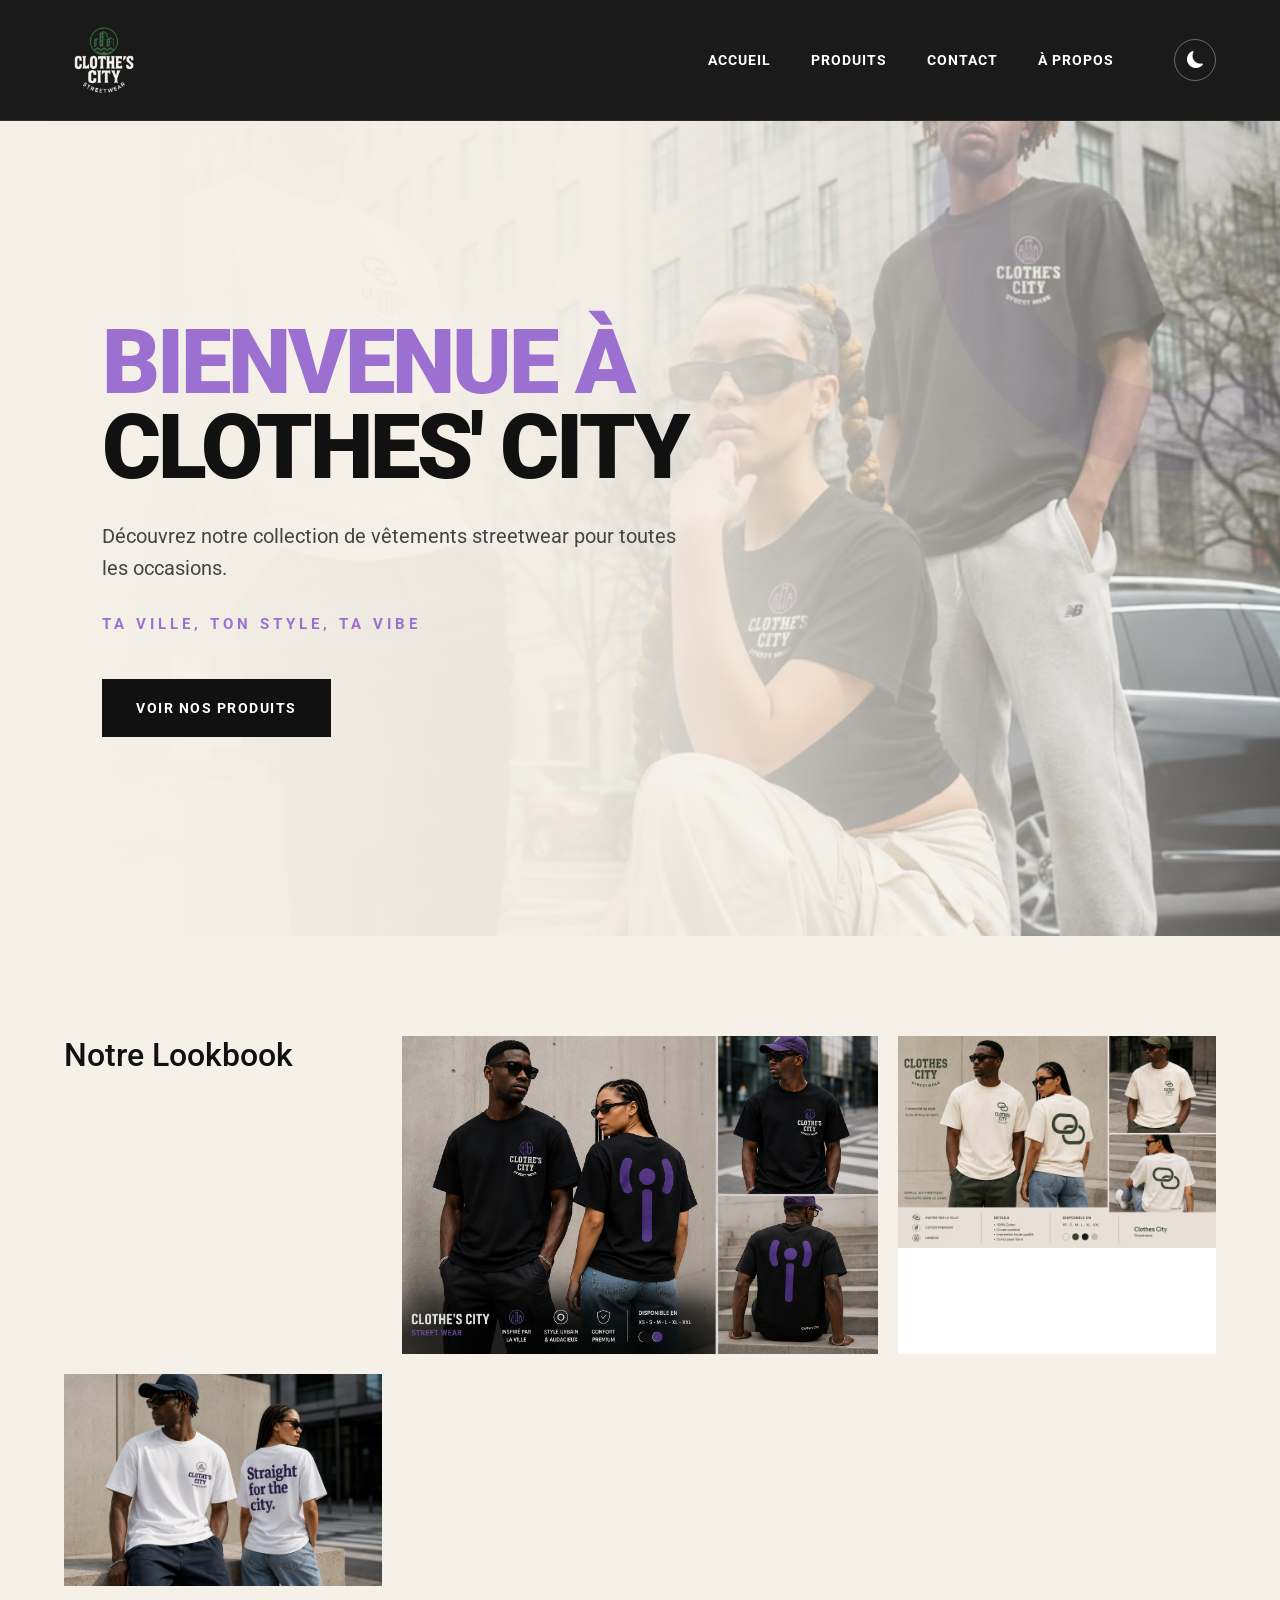
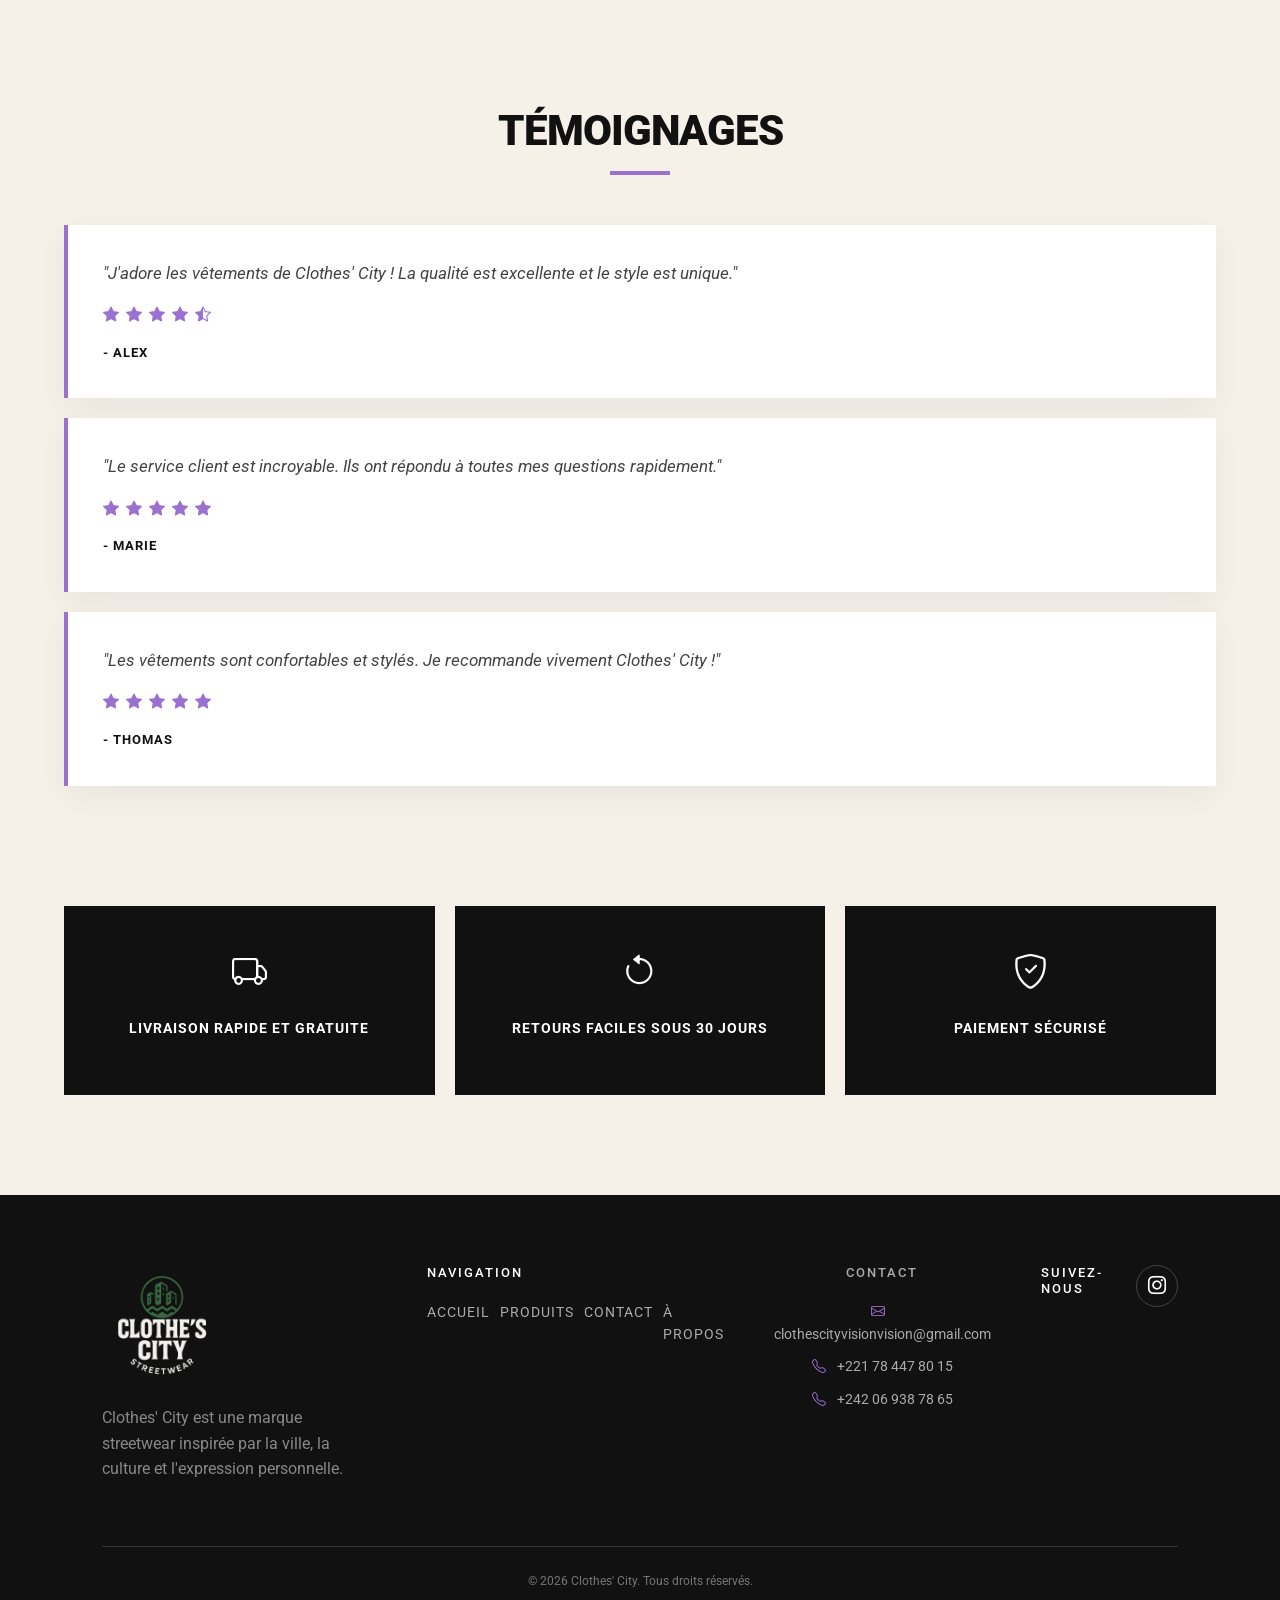
<file: index.html>
<!DOCTYPE html>
<html lang="fr">

<head>
    <meta charset="UTF-8">
    <meta name="viewport" content="width=device-width, initial-scale=1.0">

    <title>Clothes' City - Accueil</title>

    <!-- Bootstrap -->
    <link
        href="https://cdn.jsdelivr.net/npm/bootstrap@5.3.0-alpha1/dist/css/bootstrap.min.css"
        rel="stylesheet"
    >

    <!-- CSS personnalisé -->
    <link rel="stylesheet" href="css/style.css">

    <!-- Bootstrap Icons -->
    <link
        rel="stylesheet"
        href="https://cdn.jsdelivr.net/npm/bootstrap-icons@1.10.0/font/bootstrap-icons.css"
    >

    <!-- Google Fonts -->
    <link
        href="https://fonts.googleapis.com/css2?family=Roboto:wght@400;700&display=swap"
        rel="stylesheet"
    >
</head>

<body id="accueil">

    <!-- ==================== HEADER ==================== -->
    <header>
        <nav>

            <!-- Logo -->
            <div>
                <a href="index.html">
                    <img
                        src="images/OG_Logo.png"
                        alt="Logo de Clothes' City"
                    >
                </a>
            </div>

            <!-- Navigation -->
            <ul>
                <li>
                    <a href="index.html">Accueil</a>
                </li>

                <li>
                    <a href="products.html">Produits</a>
                </li>

                <li>
                    <a href="contacts.html">Contact</a>
                </li>

                <li>
                    <a href="about.html">À propos</a>
                </li>

                <!-- Dark mode -->
                <li>
                    <button
                        id="theme-toggle"
                        type="button"
                        aria-label="Activer le mode sombre"
                    >
                        <i class="bi bi-moon-fill"></i>
                    </button>
                </li>
            </ul>

        </nav>
    </header>


    <!-- ==================== HERO ==================== -->
    <section id="hero">

        <h1>Bienvenue à Clothes' City</h1>

        <p>
            Découvrez notre collection de vêtements streetwear
            pour toutes les occasions.
        </p>

        <p>
            Ta ville, ton style, ta vibe
        </p>

        <a href="products.html">
            Voir nos produits
        </a>

    </section>


    <!-- ==================== LOOKBOOK ==================== -->
    <section id="lookbook">

        <h2>Notre Lookbook</h2>

        <div id="tshirt1_container">
            <div id="tshirt1">
                <img
                    src="images/lookbook2.png"
                    alt="T-shirt Clothes' City modèle 1"
                >
            </div>
        </div>

        <div id="tshirt2_container">
            <div id="tshirt2">
                <img
                    src="images/ChatGPT Image Aug 13, 2026, 11_15_47 PM.png"
                    alt="T-shirt Clothes' City modèle 2"
                >
            </div>
        </div>

        <div id="tshirt3_container">
            <div id="tshirt3">
                <img
                    src="images/lookbook3.png"
                    alt="T-shirt Clothes' City modèle 3"
                >
            </div>
        </div>

    </section>


    <!-- ==================== TÉMOIGNAGES ==================== -->
    <section id="temoignages">

        <h2>Témoignages</h2>

        <div class="temoignage">

            <p>
                "J'adore les vêtements de Clothes' City !
                La qualité est excellente et le style est unique."
            </p>

            <div class="stars">
                <i class="bi bi-star-fill"></i>
                <i class="bi bi-star-fill"></i>
                <i class="bi bi-star-fill"></i>
                <i class="bi bi-star-fill"></i>
                <i class="bi bi-star-half"></i>
            </div>

            <span>- Alex</span>

        </div>


        <div class="temoignage">

            <p>
                "Le service client est incroyable.
                Ils ont répondu à toutes mes questions rapidement."
            </p>

            <div class="stars">
                <i class="bi bi-star-fill"></i>
                <i class="bi bi-star-fill"></i>
                <i class="bi bi-star-fill"></i>
                <i class="bi bi-star-fill"></i>
                <i class="bi bi-star-fill"></i>
            </div>

            <span>- Marie</span>

        </div>


        <div class="temoignage">

            <p>
                "Les vêtements sont confortables et stylés.
                Je recommande vivement Clothes' City !"
            </p>

            <div class="stars">
                <i class="bi bi-star-fill"></i>
                <i class="bi bi-star-fill"></i>
                <i class="bi bi-star-fill"></i>
                <i class="bi bi-star-fill"></i>
                <i class="bi bi-star-fill"></i>
            </div>

            <span>- Thomas</span>

        </div>

    </section>


    <!-- ==================== RÉASSURANCES ==================== -->
    <section id="reassurances">

        <div class="reassurance">

            <i class="bi bi-truck"></i>

            <p>
                Livraison rapide et gratuite
            </p>

        </div>


        <div class="reassurance">

            <i class="bi bi-arrow-counterclockwise"></i>

            <p>
                Retours faciles sous 30 jours
            </p>

        </div>


        <div class="reassurance">

            <i class="bi bi-shield-check"></i>

            <p>
                Paiement sécurisé
            </p>

        </div>

    </section>

    <!-- =====================================================
         FOOTER
    ====================================================== -->

    <footer>

        <div class="footer-content">


            <!-- BRAND -->

            <div class="footer-brand">

                <img
                    src="images/OG_Logo.png"
                    alt="Logo Clothes' City"
                >

                <p>
                    Clothes' City est une marque streetwear
                    inspirée par la ville, la culture et
                    l'expression personnelle.
                </p>

            </div>


            <!-- NAVIGATION -->

            <div>

                <h4>
                    Navigation
                </h4>

                <div class="footer-links">

                    <a href="index.html">
                        Accueil
                    </a>

                    <a href="products.html">
                        Produits
                    </a>

                    <a href="contacts.html">
                        Contact
                    </a>

                    <a href="about.html">
                        À propos
                    </a>

                </div>

            </div>


            <!-- CONTACT -->

            <div class="footer-contact">

                <h4>
                    Contact
                </h4>

                <p>
                    <i class="bi bi-envelope"></i>
                    clothescityvisionvision@gmail.com
                </p>

                <p>
                    <i class="bi bi-telephone"></i>
                    +221 78 447 80 15
                </p>

                <p>
                    <i class="bi bi-telephone"></i>
                    +242 06 938 78 65
                </p>

            </div>


            <!-- RÉSEAUX -->

            <div class="footer-social">

                <h4>
                    Suivez-nous
                </h4>

                <div>


                    <a href="https://www.instagram.com/clothes_cityvision/" aria-label="Instagram" target="_blank">
                        <i class="bi bi-instagram"></i>
                    </a>


                </div>

            </div>

        </div>


        <p class="text-center mt-5 mb-0">
            &copy; 2026 Clothes' City.
            Tous droits réservés.
        </p>

    </footer>


    <!-- Bootstrap JS -->
    <script
        src="https://cdn.jsdelivr.net/npm/bootstrap@5.3.0-alpha1/dist/js/bootstrap.bundle.min.js">
    </script>

    <!-- JavaScript du projet -->
    <script src="js/main.js"></script>

</body>

</html>
</file>
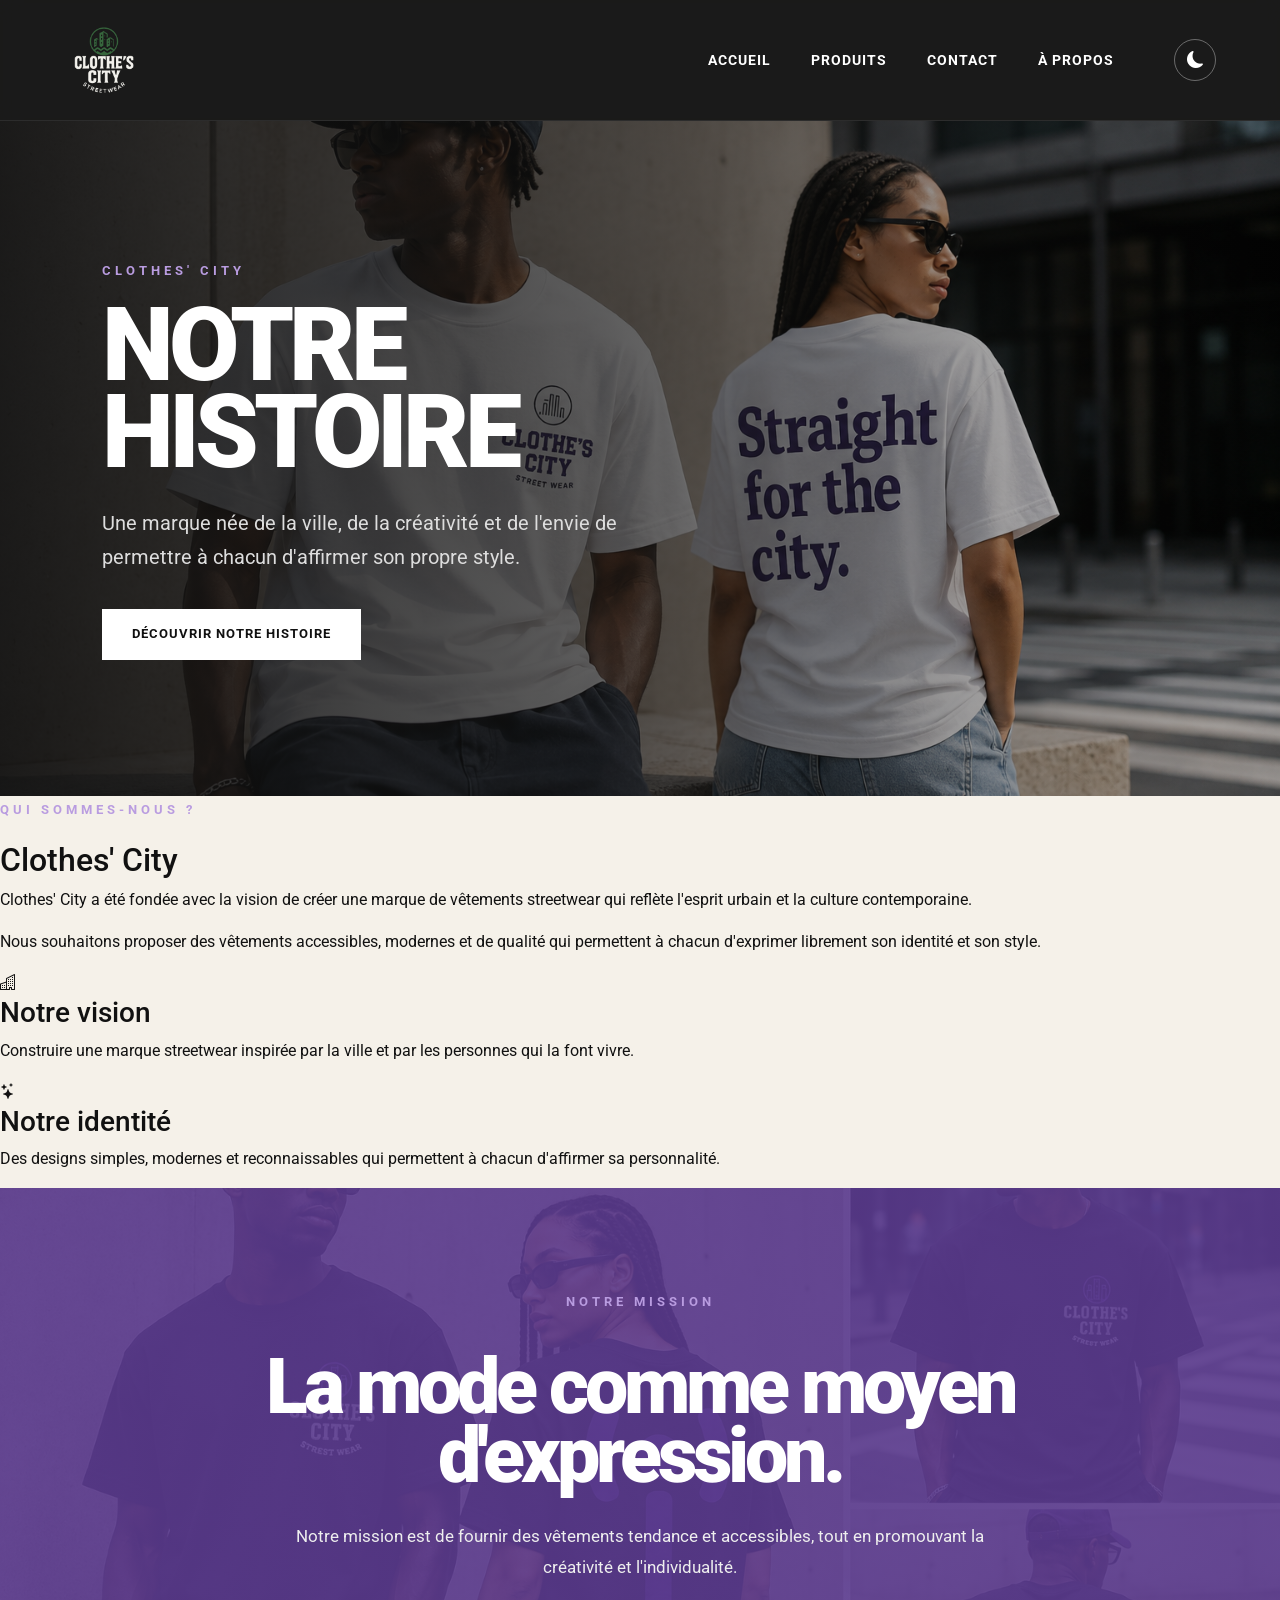
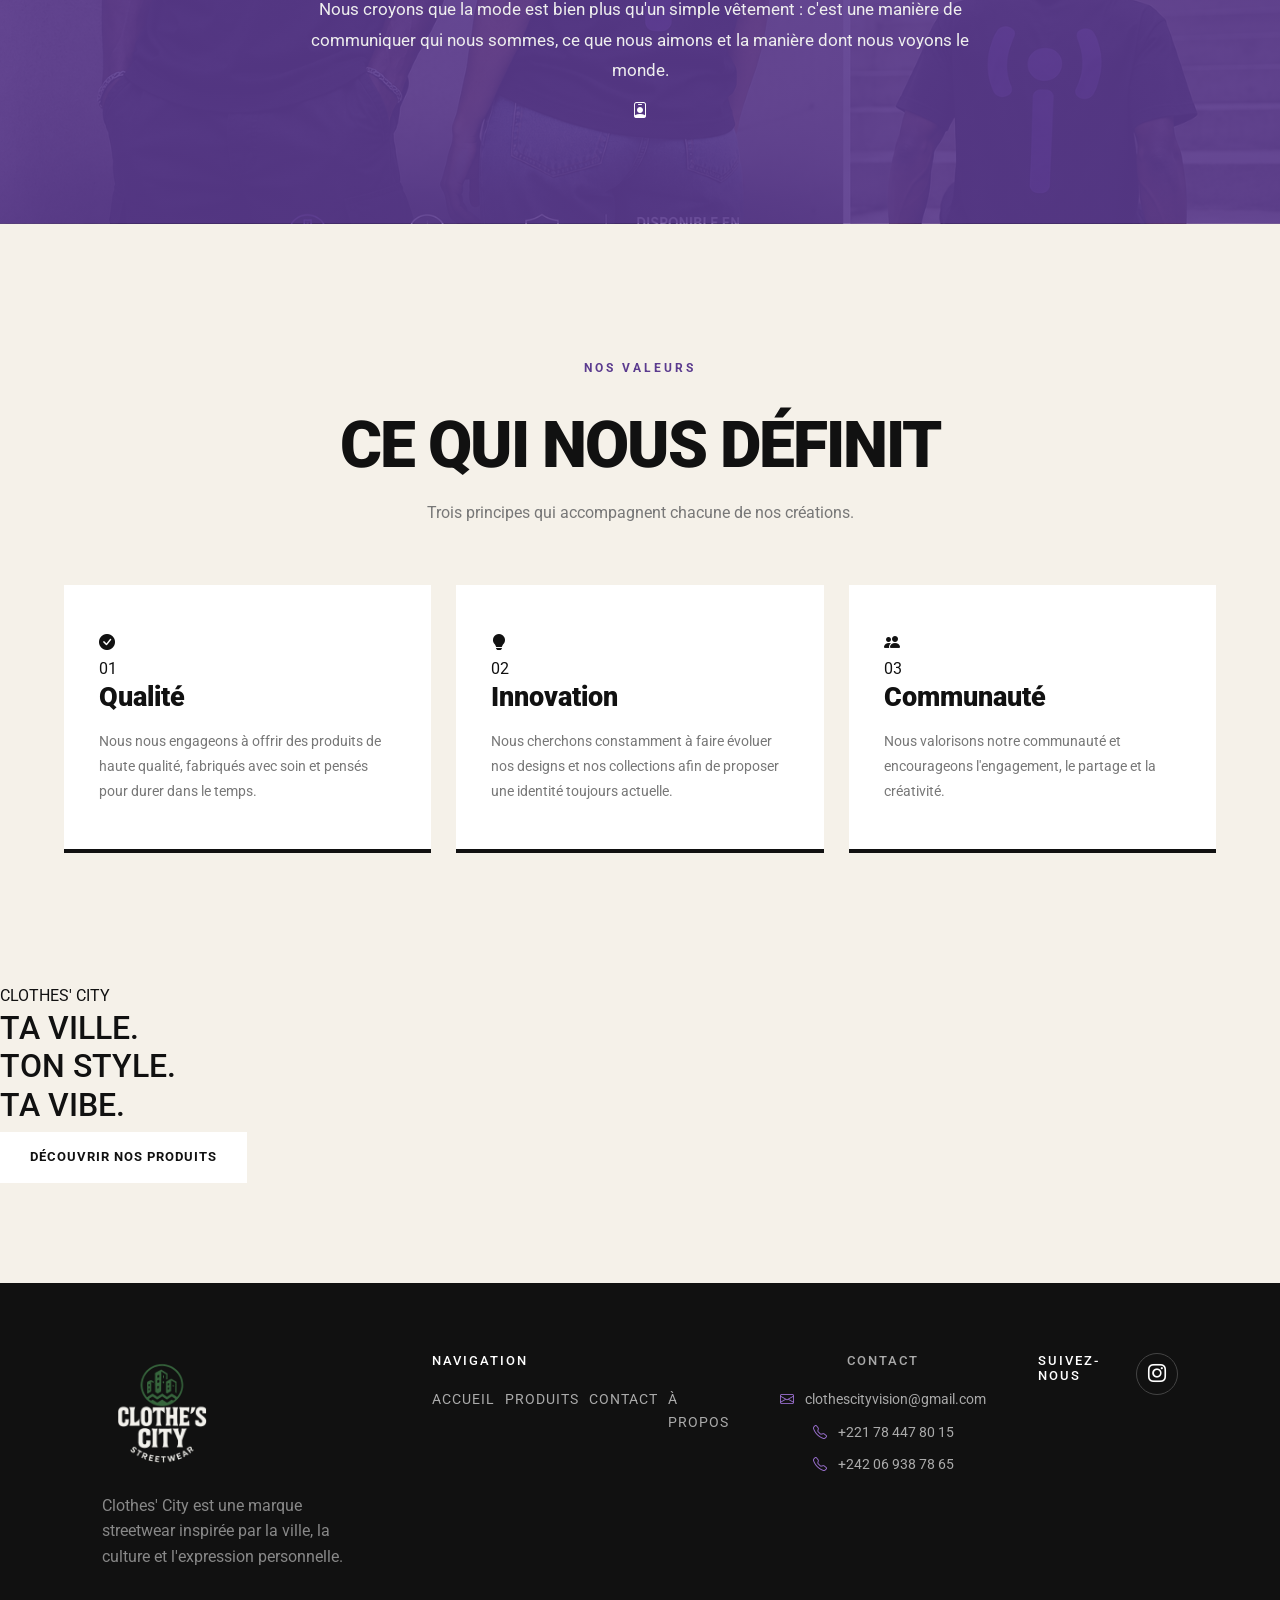
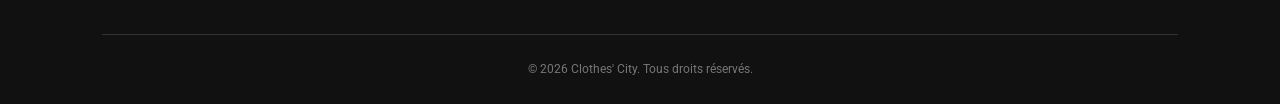
<file: about.html>
<!DOCTYPE html>
<html lang="fr">

<head>
    <meta charset="UTF-8">

    <meta name="viewport"
          content="width=device-width, initial-scale=1.0">

    <title>À propos - Clothes' City</title>

    <!-- Bootstrap -->
    <link
        href="https://cdn.jsdelivr.net/npm/bootstrap@5.3.0-alpha1/dist/css/bootstrap.min.css"
        rel="stylesheet"
    >

    <!-- Bootstrap Icons -->
    <link
        rel="stylesheet"
        href="https://cdn.jsdelivr.net/npm/bootstrap-icons@1.10.0/font/bootstrap-icons.css"
    >

    <!-- Google Fonts -->
    <link
        href="https://fonts.googleapis.com/css2?family=Roboto:wght@400;700;900&display=swap"
        rel="stylesheet"
    >

    <!-- CSS principal -->
    <link rel="stylesheet" href="css/style.css">
</head>


<body id="about-page">


    <!-- =====================================================
         NAVIGATION
    ====================================================== -->

    <header>

        <nav>

            <div>
                <a href="index.html">

                    <img
                        src="images/OG_Logo.png"
                        alt="Logo de Clothes' City"
                    >

                </a>
            </div>


            <ul>

                <li>
                    <a href="index.html">
                        Accueil
                    </a>
                </li>

                <li>
                    <a href="products.html">
                        Produits
                    </a>
                </li>

                <li>
                    <a href="contacts.html">
                        Contact
                    </a>
                </li>

                <li>
                    <a href="about.html">
                        À propos
                    </a>
                </li>

                <li>

                    <button
                        id="theme-toggle"
                        aria-label="Activer le mode sombre"
                    >
                        <i class="bi bi-moon-fill"></i>
                    </button>

                </li>

            </ul>

        </nav>

    </header>



    <!-- =====================================================
         HERO
    ====================================================== -->

    <section id="about-hero">

        <div class="about-hero-content">

            <span class="eyebrow">
                CLOTHES' CITY
            </span>

            <h1>
                NOTRE<br>
                HISTOIRE
            </h1>

            <p>
                Une marque née de la ville, de la créativité
                et de l'envie de permettre à chacun d'affirmer
                son propre style.
            </p>

            <a
                href="#about"
                class="btn-light"
            >
                Découvrir notre histoire
            </a>

        </div>

    </section>



    <!-- =====================================================
         NOTRE HISTOIRE
    ====================================================== -->

    <section id="about">

        <div class="about-container">

            <div class="about-intro">

                <span class="eyebrow">
                    QUI SOMMES-NOUS ?
                </span>

                <h2>
                    Clothes' City
                </h2>

                <p>
                    Clothes' City a été fondée avec la vision
                    de créer une marque de vêtements streetwear
                    qui reflète l'esprit urbain et la culture
                    contemporaine.
                </p>

                <p>
                    Nous souhaitons proposer des vêtements
                    accessibles, modernes et de qualité qui
                    permettent à chacun d'exprimer librement
                    son identité et son style.
                </p>

            </div>


            <div class="about-story">

                <div class="about-card">

                    <div class="about-icon">

                        <i class="bi bi-buildings"></i>

                    </div>

                    <h3>
                        Notre vision
                    </h3>

                    <p>
                        Construire une marque streetwear
                        inspirée par la ville et par les
                        personnes qui la font vivre.
                    </p>

                </div>


                <div class="about-card">

                    <div class="about-icon">

                        <i class="bi bi-stars"></i>

                    </div>

                    <h3>
                        Notre identité
                    </h3>

                    <p>
                        Des designs simples, modernes et
                        reconnaissables qui permettent à
                        chacun d'affirmer sa personnalité.
                    </p>

                </div>

            </div>

        </div>

    </section>



    <!-- =====================================================
         NOTRE MISSION
    ====================================================== -->

    <section id="mission">

        <div class="mission-container">

            <div class="mission-content">

                <span class="eyebrow">
                    NOTRE MISSION
                </span>

                <h2>
                    La mode comme moyen d'expression.
                </h2>

                <p>
                    Notre mission est de fournir des vêtements
                    tendance et accessibles, tout en promouvant
                    la créativité et l'individualité.
                </p>

                <p>
                    Nous croyons que la mode est bien plus
                    qu'un simple vêtement : c'est une manière
                    de communiquer qui nous sommes, ce que
                    nous aimons et la manière dont nous voyons
                    le monde.
                </p>

            </div>


            <div class="mission-icon">

                <i class="bi bi-person-badge"></i>

            </div>

        </div>

    </section>



    <!-- =====================================================
         NOS VALEURS
    ====================================================== -->

    <section id="values">

        <div class="section-heading">

            <span class="eyebrow">
                NOS VALEURS
            </span>

            <h2>
                Ce qui nous définit
            </h2>

            <p>
                Trois principes qui accompagnent chacune
                de nos créations.
            </p>

        </div>


        <div class="values-grid">


            <!-- QUALITÉ -->

            <article class="value-card">

                <div class="value-icon">

                    <i class="bi bi-check-circle-fill"></i>

                </div>

                <span>
                    01
                </span>

                <h3>
                    Qualité
                </h3>

                <p>
                    Nous nous engageons à offrir des produits
                    de haute qualité, fabriqués avec soin et
                    pensés pour durer dans le temps.
                </p>

            </article>



            <!-- INNOVATION -->

            <article class="value-card">

                <div class="value-icon">

                    <i class="bi bi-lightbulb-fill"></i>

                </div>

                <span>
                    02
                </span>

                <h3>
                    Innovation
                </h3>

                <p>
                    Nous cherchons constamment à faire évoluer
                    nos designs et nos collections afin de
                    proposer une identité toujours actuelle.
                </p>

            </article>



            <!-- COMMUNAUTÉ -->

            <article class="value-card">

                <div class="value-icon">

                    <i class="bi bi-people-fill"></i>

                </div>

                <span>
                    03
                </span>

                <h3>
                    Communauté
                </h3>

                <p>
                    Nous valorisons notre communauté et
                    encourageons l'engagement, le partage
                    et la créativité.
                </p>

            </article>

        </div>

    </section>



    <!-- =====================================================
         PHRASE DE MARQUE
    ====================================================== -->

    <section id="about-banner">

        <div>

            <span>
                CLOTHES' CITY
            </span>

            <h2>
                TA VILLE.<br>
                TON STYLE.<br>
                TA VIBE.
            </h2>

            <a
                href="products.html"
                class="btn-light"
            >
                Découvrir nos produits
            </a>

        </div>

    </section>



    <!-- =====================================================
         FOOTER
    ====================================================== -->

    <footer>

        <div class="footer-content">


            <!-- BRAND -->

            <div class="footer-brand">

                <img
                    src="images/OG_Logo.png"
                    alt="Logo Clothes' City"
                >

                <p>
                    Clothes' City est une marque streetwear
                    inspirée par la ville, la culture et
                    l'expression personnelle.
                </p>

            </div>


            <!-- NAVIGATION -->

            <div>

                <h4>
                    Navigation
                </h4>

                <div class="footer-links">

                    <a href="index.html">
                        Accueil
                    </a>

                    <a href="products.html">
                        Produits
                    </a>

                    <a href="contacts.html">
                        Contact
                    </a>

                    <a href="about.html">
                        À propos
                    </a>

                </div>

            </div>


            <!-- CONTACT -->

            <div class="footer-contact">

                <h4>
                    Contact
                </h4>

                <p>
                    <i class="bi bi-envelope"></i>
                    clothescityvision@gmail.com
                </p>

                <p>
                    <i class="bi bi-telephone"></i>
                    +221 78 447 80 15
                </p>

                <p>
                    <i class="bi bi-telephone"></i>
                    +242 06 938 78 65
                </p>

            </div>


            <!-- RÉSEAUX -->

            <div class="footer-social">

                <h4>
                    Suivez-nous
                </h4>

                <div>


                    <a href="https://www.instagram.com/clothes_cityvision/" aria-label="Instagram" target="_blank">
                        <i class="bi bi-instagram"></i>
                    </a>


                </div>

            </div>

        </div>


        <p class="text-center mt-5 mb-0">
            &copy; 2026 Clothes' City.
            Tous droits réservés.
        </p>

    </footer>



    <!-- Bootstrap JS -->

    <script
        src="https://cdn.jsdelivr.net/npm/bootstrap@5.3.0-alpha1/dist/js/bootstrap.bundle.min.js">
    </script>


    <!-- JavaScript principal -->

    <script src="js/main.js"></script>

</body>

</html>
</file>
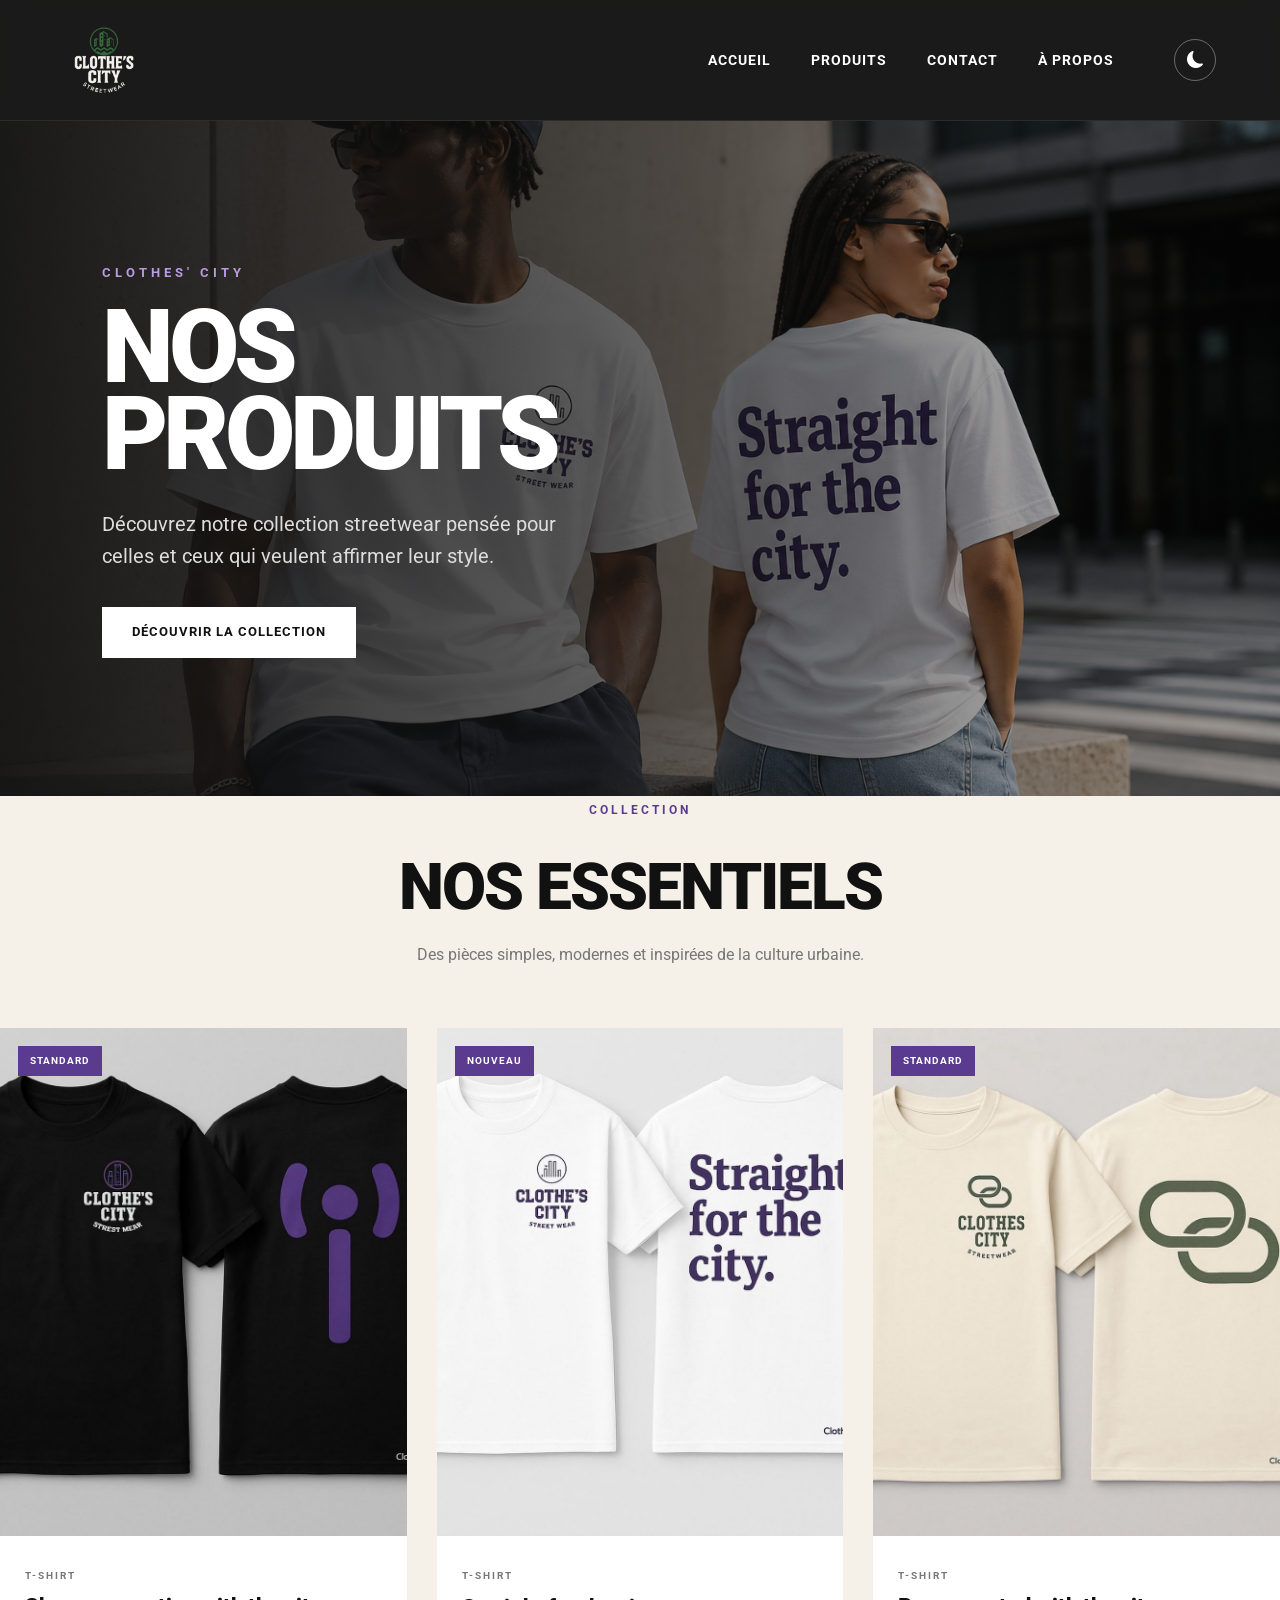
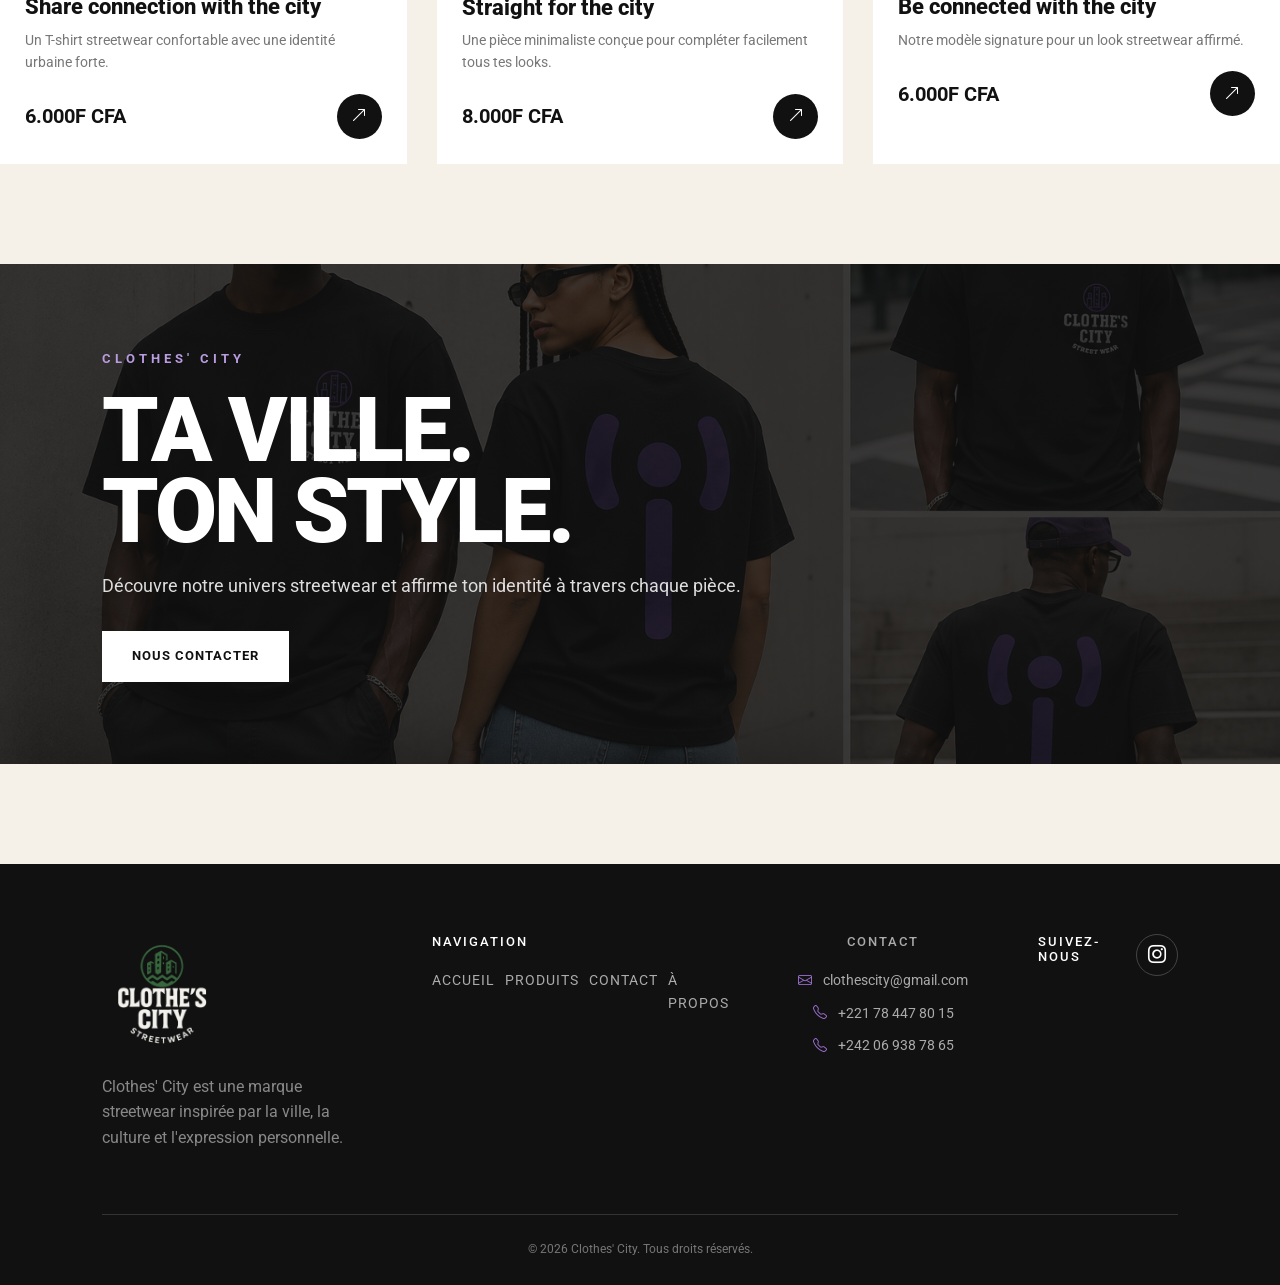
<file: products.html>
<!DOCTYPE html>
<html lang="fr">

<head>
    <meta charset="UTF-8">

    <meta name="viewport"
          content="width=device-width, initial-scale=1.0">

    <title>Clothes' City - Produits</title>

    <!-- Bootstrap -->
    <link
        href="https://cdn.jsdelivr.net/npm/bootstrap@5.3.0-alpha1/dist/css/bootstrap.min.css"
        rel="stylesheet"
    >

    <!-- Bootstrap Icons -->
    <link
        rel="stylesheet"
        href="https://cdn.jsdelivr.net/npm/bootstrap-icons@1.10.0/font/bootstrap-icons.css"
    >

    <!-- Google Fonts -->
    <link
        href="https://fonts.googleapis.com/css2?family=Roboto:wght@400;700;900&display=swap"
        rel="stylesheet"
    >

    <!-- Ton CSS -->
    <link rel="stylesheet" href="css/style.css">
</head>


<body id="products-page">


    <!-- =====================================================
         NAVBAR
    ====================================================== -->

    <header>

        <nav>

            <div>
                <a href="index.html">
                    <img
                        src="images/OG_Logo.png"
                        alt="Logo de Clothes' City"
                    >
                </a>
            </div>


            <ul>

                <li>
                    <a href="index.html">
                        Accueil
                    </a>
                </li>

                <li>
                    <a href="products.html">
                        Produits
                    </a>
                </li>

                <li>
                    <a href="contacts.html">
                        Contact
                    </a>
                </li>

                <li>
                    <a href="about.html">
                        À propos
                    </a>
                </li>

                <li>

                    <button
                        id="theme-toggle"
                        aria-label="Activer le mode sombre"
                    >
                        <i class="bi bi-moon-fill"></i>
                    </button>

                </li>

            </ul>

        </nav>

    </header>



    <!-- =====================================================
         HERO PRODUITS
    ====================================================== -->

    <section id="products-hero">

        <div class="products-hero-content">

            <span class="eyebrow">
                CLOTHES' CITY
            </span>

            <h1>
                NOS<br>
                PRODUITS
            </h1>

            <p>
                Découvrez notre collection streetwear pensée
                pour celles et ceux qui veulent affirmer leur style.
            </p>

            <a
                href="#products-list"
                class="btn-light"
            >
                Découvrir la collection
            </a>

        </div>

    </section>



    <!-- =====================================================
         PRODUITS
    ====================================================== -->

    <section id="products-list">

        <div class="section-heading">

            <span class="eyebrow">
                COLLECTION
            </span>

            <h2>
                Nos essentiels
            </h2>

            <p>
                Des pièces simples, modernes et inspirées
                de la culture urbaine.
            </p>

        </div>


        <div class="products-grid">


            <!-- =================================================
                 PRODUIT 1
            ================================================== -->

            <article class="product-card">

                <div class="product-image">

                    <span class="product-badge">
                        STANDARD
                    </span>

                    <img
                        src="images/Share_connection.jpeg"
                        alt="T-Shirt Clothes' City modèle 1"
                    >

                    <div class="product-overlay">

                        <a
                            href="https://wa.me/242069387865?text=Bonjour%20Clothes%27%20City,%20je%20souhaite%20commander%20le%20T-shirt%20Share20Connection%20with%20the%20city"
                            class="quick-view"
                        >
                            Commander
                        </a>

                    </div>

                </div>


                <div class="product-info">

                    <span class="product-category">
                        T-SHIRT
                    </span>

                    <h3>
                        Share connection with the city
                    </h3>

                    <p>
                        Un T-shirt streetwear confortable
                        avec une identité urbaine forte.
                    </p>


                    <div class="product-bottom">

                        <strong>
                            6.000F CFA
                        </strong>

                        <a
                            href="https://wa.me/242069387865?text=Bonjour%20Clothes%27%20City,%20je%20souhaite%20commander%20le%20T-shirt%20Share20Connection%20with%20the%20city"
                            class="product-button"
                            aria-label="Commander le T-Shirt City"
                        >
                            <i class="bi bi-arrow-up-right"></i>
                        </a>

                    </div>

                </div>

            </article>



            <!-- =================================================
                 PRODUIT 2
            ================================================== -->

            <article class="product-card">

                <div class="product-image">

                    <span class="product-badge">
                        NOUVEAU
                    </span>

                    <img
                        src="images/straight.jpeg"
                        alt="T-Shirt Clothes' City modèle 2"
                    >

                    <div class="product-overlay">

                        <a
                            href="https://wa.me/242069387865?text=Bonjour%20Clothes%27%20City,%20je%20souhaite%20commander%20le%20T-shirt%20Straight%20for%20the%20city"
                            class="quick-view"
                        >
                            Commander
                        </a>

                    </div>

                </div>


                <div class="product-info">

                    <span class="product-category">
                        T-SHIRT
                    </span>

                    <h3>
                        Straight for the city
                    </h3>

                    <p>
                        Une pièce minimaliste conçue pour
                        compléter facilement tous tes looks.
                    </p>


                    <div class="product-bottom">

                        <strong>
                            8.000F CFA
                        </strong>

                        <a
                            href="https://wa.me/242069387865?text=Bonjour%20Clothes%27%20City,%20je%20souhaite%20commander%20le%20T-shirt%20Straight%20for%20the%20city"
                            class="product-button"
                            aria-label="Commander le Straight for the city"
                        >
                            <i class="bi bi-arrow-up-right"></i>
                        </a>

                    </div>

                </div>

            </article>



            <!-- =================================================
                 PRODUIT 3
            ================================================== -->

            <article class="product-card">

                <div class="product-image">

                    <span class="product-badge">
                        STANDARD
                    </span>

                    <img
                        src="images/WhatsApp Image 2026-08-11 at 7.12.56 AM.jpeg"
                        alt="T-Shirt Clothes' City modèle 3"
                    >

                    <div class="product-overlay">

                        <a
                            href="https://wa.me/242069387865?text=Bonjour%20Clothes%27%20City,%20je%20souhaite%20commander%20le%20T-shirt%20Share"
                            class="quick-view"
                        >
                            Commander
                        </a>

                    </div>

                </div>


                <div class="product-info">

                    <span class="product-category">
                        T-SHIRT
                    </span>

                    <h3>
                        Be connected with the city
                    </h3>

                    <p>
                        Notre modèle signature pour un look
                        streetwear affirmé.
                    </p>


                    <div class="product-bottom">

                        <strong>
                            6.000F CFA
                        </strong>

                        <a
                            href="https://wa.me/242069387865?text=Bonjour%20Clothes%27%20City,%20je%20souhaite%20commander%20le%20T-shirt%20Be%20connected%20with%20the%20city"
                            class="product-button"
                            aria-label="Commander le Be connected with the city"
                        >
                            <i class="bi bi-arrow-up-right"></i>
                        </a>

                    </div>

                </div>

            </article>


        </div>

    </section>



    <!-- =====================================================
         BANNER COLLECTION
    ====================================================== -->

    <section id="collection-banner">

        <div>

            <span>
                CLOTHES' CITY
            </span>

            <h2>
                TA VILLE.<br>
                TON STYLE.
            </h2>

            <p>
                Découvre notre univers streetwear et affirme
                ton identité à travers chaque pièce.
            </p>

            <a
                href="contacts.html"
                class="btn-light"
            >
                Nous contacter
            </a>

        </div>

    </section>

    <!-- =====================================================
         FOOTER
    ====================================================== -->

    <footer>

        <div class="footer-content">


            <!-- BRAND -->

            <div class="footer-brand">

                <img
                    src="images/OG_Logo.png"
                    alt="Logo Clothes' City"
                >

                <p>
                    Clothes' City est une marque streetwear
                    inspirée par la ville, la culture et
                    l'expression personnelle.
                </p>

            </div>


            <!-- NAVIGATION -->

            <div>

                <h4>
                    Navigation
                </h4>

                <div class="footer-links">

                    <a href="index.html">
                        Accueil
                    </a>

                    <a href="products.html">
                        Produits
                    </a>

                    <a href="contacts.html">
                        Contact
                    </a>

                    <a href="about.html">
                        À propos
                    </a>

                </div>

            </div>


            <!-- CONTACT -->

            <div class="footer-contact">

                <h4>
                    Contact
                </h4>

                <p>
                    <i class="bi bi-envelope"></i>
                    clothescity@gmail.com
                </p>

                <p>
                    <i class="bi bi-telephone"></i>
                    +221 78 447 80 15
                </p>

                <p>
                    <i class="bi bi-telephone"></i>
                    +242 06 938 78 65
                </p>

            </div>


            <!-- RÉSEAUX -->

            <div class="footer-social">

                <h4>
                    Suivez-nous
                </h4>

                <div>


                    <a href="https://www.instagram.com/clothes_cityvision/" aria-label="Instagram" target="_blank">
                        <i class="bi bi-instagram"></i>
                    </a>


                </div>

            </div>

        </div>


        <p class="text-center mt-5 mb-0">
            &copy; 2026 Clothes' City.
            Tous droits réservés.
        </p>

    </footer>



    <!-- Bootstrap JS -->

    <script
        src="https://cdn.jsdelivr.net/npm/bootstrap@5.3.0-alpha1/dist/js/bootstrap.bundle.min.js">
    </script>


    <!-- Ton JavaScript -->

    <script src="js/main.js"></script>

</body>

</html>
</file>
<file: css/style.css>
/* =========================================================
   CLOTHES' CITY — STYLE.CSS
   Design : Streetwear Premium
   ========================================================= */

/* -------------------------
   VARIABLES
------------------------- */

:root {
    --black: #111111;
    --dark: #181818;
    --purple: #5b3b8f;
    --purple-light: #7351a8;
    --cream: #f5f1e9;
    --white: #ffffff;
    --gray: #777777;
    --light-gray: #e8e4dc;

    --font-main: 'Roboto', sans-serif;

    --transition: 0.3s ease;
}


/* -------------------------
   RESET
------------------------- */

* {
    margin: 0;
    padding: 0;
    box-sizing: border-box;
}

html {
    scroll-behavior: smooth;
}

body {
    font-family: var(--font-main);
    background-color: var(--cream);
    color: var(--black);
    line-height: 1.6;
}

img {
    max-width: 100%;
    display: block;
}

a {
    text-decoration: none;
    color: inherit;
}


/* =========================================================
   NAVBAR
========================================================= */

header {
    position: sticky;
    top: 0;
    z-index: 1000;

    background: rgba(17, 17, 17, 0.96);
    backdrop-filter: blur(10px);

    border-bottom: 1px solid rgba(255,255,255,0.08);
}

nav {
    width: 90%;
    max-width: 1400px;
    min-height: 85px;

    margin: auto;

    display: flex;
    align-items: center;
    justify-content: space-between;
}

nav > div img {
    width: 80px;
    height: auto;
    margin-top: 20px;
    margin-bottom: 20px;
}

nav ul {
    list-style: none;

    display: flex;
    align-items: center;
    gap: 40px;

    margin: 0;
}

nav ul li a {
    position: relative;

    color: var(--white);
    font-size: 14px;
    font-weight: 700;

    text-transform: uppercase;
    letter-spacing: 1px;

    transition: var(--transition);
}

nav ul li a::after {
    content: "";

    position: absolute;
    left: 0;
    bottom: -8px;

    width: 0;
    height: 2px;

    background: var(--purple-light);

    transition: var(--transition);
}

nav ul li a:hover {
    color: #c5a9ed;
}

nav ul li a:hover::after {
    width: 100%;
}


/* =========================================================
   HERO
========================================================= */

#hero {
    min-height: calc(100vh - 85px);

    padding: 100px 8%;

    display: flex;
    flex-direction: column;
    justify-content: center;

    position: relative;
    overflow: hidden;

    background:
        linear-gradient(
            90deg,
            rgba(245,241,233,1) 0%,
            rgba(245,241,233,0.95) 45%,
            rgba(245,241,233,0.35) 100%
        ),
        url("../images/WhatsApp\ Image\ 2026-08-13\ at\ 10.31.57\ PM.jpeg");

    background-size: cover;
    background-position: center;
}


/* cercle décoratif */

#hero::before {
    content: "";

    position: absolute;

    width: 500px;
    height: 500px;

    right: -150px;
    top: -150px;

    border: 80px solid rgba(91,59,143,0.08);

    border-radius: 50%;
}


/* contenu */

#hero h1 {
    position: relative;
    z-index: 2;

    max-width: 750px;

    font-size: clamp(3rem, 7vw, 7rem);
    line-height: 0.95;

    font-weight: 900;
    text-transform: uppercase;
    letter-spacing: -3px;

    color: var(--black);

    margin-bottom: 30px;
}

#hero h1::first-line {
    color: var(--purple);
}

#hero p {
    position: relative;
    z-index: 2;

    max-width: 600px;

    font-size: 20px;
    color: #444;

    margin-bottom: 8px;
}

#hero p:nth-of-type(2) {
    margin-top: 20px;

    font-size: 15px;
    font-weight: 700;

    color: var(--purple);

    text-transform: uppercase;
    letter-spacing: 4px;
}


/* bouton */

#hero a {
    position: relative;
    z-index: 2;

    width: fit-content;

    margin-top: 35px;
    padding: 16px 32px;

    background: var(--black);
    color: white;

    font-size: 14px;
    font-weight: 700;

    text-transform: uppercase;
    letter-spacing: 1.5px;

    border: 2px solid var(--black);

    transition: var(--transition);
}

#hero a:hover {
    background: var(--purple);
    border-color: var(--purple);

    transform: translateY(-3px);
}


/* =========================================================
   LOOKBOOK
========================================================= */

#lookbook {
    width: 90%;
    max-width: 1400px;

    margin: 100px auto;

    display: grid;

    grid-template-columns: 1fr 1.5fr 1fr;

    gap: 20px;
}


/* cartes */

#tshirt1_container,
#tshirt2_container,
#tshirt3_container {
    overflow: hidden;

    background: white;

    position: relative;
}


/* images */

#lookbook img {
    width: 100%;
    height: 100%;

    object-fit: cover;

    transition: transform 0.6s ease;
}

#lookbook > div:hover img {
    transform: scale(1.05);
}


/* overlay */

#lookbook > div::after {
    content: "CLOTHES' CITY";

    position: absolute;

    left: 25px;
    bottom: 20px;

    color: white;

    font-size: 13px;
    font-weight: 700;

    letter-spacing: 2px;

    opacity: 0;

    transition: var(--transition);
}

#lookbook > div:hover::after {
    opacity: 1;
}


/* =========================================================
   TITRES GENERAUX
========================================================= */

#temoignages h2 {
    text-align: center;

    font-size: 42px;
    font-weight: 900;

    text-transform: uppercase;
    letter-spacing: -1px;

    margin-bottom: 50px;
}

#temoignages h2::after {
    content: "";

    display: block;

    width: 60px;
    height: 4px;

    background: var(--purple);

    margin: 15px auto 0;
}


/* =========================================================
   TEMOIGNAGES
========================================================= */

#temoignages {
    width: 90%;
    max-width: 1200px;

    margin: 120px auto;
}

.temoignage {
    background: white;

    padding: 35px;

    margin-bottom: 20px;

    border-left: 4px solid var(--purple);

    box-shadow: 0 10px 30px rgba(0,0,0,0.05);

    transition: var(--transition);
}

.temoignage:hover {
    transform: translateY(-5px);

    box-shadow: 0 15px 35px rgba(0,0,0,0.10);
}

.temoignage p {
    font-size: 17px;
    font-style: italic;

    color: #444;

    margin-bottom: 15px;
}

.temoignage i {
    color: var(--purple);

    margin-right: 3px;
}

.temoignage span {
    display: block;

    margin-top: 15px;

    font-size: 13px;
    font-weight: 700;

    text-transform: uppercase;
    letter-spacing: 1px;
}


/* =========================================================
   REASSURANCES
========================================================= */

#reassurances {
    width: 90%;
    max-width: 1200px;

    margin: 100px auto;

    display: grid;

    grid-template-columns: repeat(3, 1fr);

    gap: 20px;
}

.reassurance {
    padding: 40px 25px;

    text-align: center;

    background: var(--black);
    color: white;

    transition: var(--transition);
}

.reassurance:hover {
    background: var(--purple);

    transform: translateY(-5px);
}

.reassurance i {
    display: block;

    font-size: 35px;

    margin-bottom: 15px;
}

.reassurance p {
    font-size: 14px;

    font-weight: 700;

    text-transform: uppercase;
    letter-spacing: 1px;
}


/* =========================================================
   FOOTER
========================================================= */

footer {
    background: var(--black);

    color: white;

    padding: 70px 8% 30px;

    margin-top: 100px;
}


/* liens */

.footer-links {
    display: flex;

    justify-content: center;

    gap: 35px;

    margin-bottom: 35px;
}

.footer-links a {
    color: #ddd;

    font-size: 13px;

    text-transform: uppercase;
    letter-spacing: 1px;

    transition: var(--transition);
}

.footer-links a:hover {
    color: #b99ce0;
}


/* réseaux */

.footer-social {
    display: flex;

    justify-content: center;

    gap: 15px;

    margin-bottom: 35px;
}

.footer-social a {
    width: 45px;
    height: 45px;

    display: flex;

    align-items: center;
    justify-content: center;

    border: 1px solid #444;

    border-radius: 50%;

    font-size: 18px;

    transition: var(--transition);
}

.footer-social a:hover {
    background: var(--purple);

    border-color: var(--purple);

    transform: translateY(-3px);
}


/* contact */

.footer-contact {
    text-align: center;

    color: #aaa;

    font-size: 14px;

    margin-bottom: 30px;
}


/* copyright */

footer > p {
    padding-top: 25px;

    border-top: 1px solid #333;

    text-align: center;

    color: #777;

    font-size: 12px;
}


/* =========================================================
   RESPONSIVE TABLETTE
========================================================= */

@media (max-width: 900px) {

    nav {
        flex-direction: column;

        padding: 20px 0;

        gap: 20px;
    }

    nav ul {
        gap: 20px;
        flex-wrap: wrap;
        justify-content: center;
    }

    #hero {
        min-height: 80vh;

        padding: 80px 7%;
    }

    #lookbook {
        grid-template-columns: 1fr 1fr;
    }

    #tshirt2_container {
        grid-column: span 2;
    }

    #reassurances {
        grid-template-columns: 1fr;
    }
}


/* =========================================================
   RESPONSIVE MOBILE
========================================================= */

@media (max-width: 600px) {

    nav {
        width: 94%;
    }

    nav > div img {
        width: 100px;
    }

    nav ul {
        gap: 15px;
    }

    nav ul li a {
        font-size: 11px;
        letter-spacing: 0.5px;
    }


    /* HERO */

    #hero {
        min-height: 80vh;

        padding: 60px 7%;

        background:
            linear-gradient(
                rgba(245,241,233,0.90),
                rgba(245,241,233,0.90)
            ),
            url("../images/lookbook2.png");

        background-size: cover;
        background-position: center;
    }

    #hero h1 {
        font-size: 3.2rem;

        letter-spacing: -2px;
    }

    #hero p {
        font-size: 16px;
    }

    #hero p:nth-of-type(2) {
        font-size: 12px;

        letter-spacing: 2px;
    }


    /* LOOKBOOK */

    #lookbook {
        width: 92%;

        grid-template-columns: 1fr;

        margin: 60px auto;
    }

    #tshirt2_container {
        grid-column: auto;
    }


    /* TEMOIGNAGES */

    #temoignages {
        width: 92%;

        margin: 70px auto;
    }

    #temoignages h2 {
        font-size: 32px;
    }

    .temoignage {
        padding: 25px;
    }


    /* REASSURANCES */

    #reassurances {
        width: 92%;

        margin: 60px auto;
    }


    /* FOOTER */

    footer {
        padding: 50px 6% 25px;
    }

    .footer-links {
        flex-direction: column;

        align-items: center;

        gap: 15px;
    }
}
/* =========================================================
   PAGE PRODUITS
========================================================= */

#products-page {
    background: #f5f1e9;
}


/* =========================================================
   HERO PRODUITS
========================================================= */

#products-hero {
    min-height: 75vh;

    display: flex;
    align-items: center;

    padding: 100px 8%;

    position: relative;
    overflow: hidden;

    background:
        linear-gradient(
            90deg,
            rgba(17,17,17,0.95),
            rgba(17,17,17,0.65),
            rgba(17,17,17,0.2)
        ),
        url("../images/lookbook3.png");

    background-size: cover;
    background-position: center;
}

.products-hero-content {
    max-width: 700px;

    color: white;

    position: relative;
    z-index: 2;
}

.eyebrow {
    display: inline-block;

    margin-bottom: 20px;

    color: #b99ce0;

    font-size: 13px;
    font-weight: 700;

    letter-spacing: 4px;
}

.products-hero-content h1 {
    font-size: clamp(4rem, 8vw, 8rem);

    line-height: 0.85;

    font-weight: 900;

    letter-spacing: -5px;

    margin-bottom: 30px;
}

.products-hero-content h1 span {
    color: #9b70d0;
}

.products-hero-content p {
    max-width: 500px;

    font-size: 20px;

    color: #ddd;

    margin-bottom: 35px;
}


/* =========================================================
   BOUTONS
========================================================= */

.btn-primary {
    display: inline-flex;

    align-items: center;

    gap: 12px;

    padding: 16px 28px;

    background: #5b3b8f;

    color: white;

    font-size: 13px;
    font-weight: 700;

    text-transform: uppercase;

    letter-spacing: 1px;

    transition: 0.3s ease;
}

.btn-primary:hover {
    background: #7351a8;

    color: white;

    transform: translateY(-3px);
}


/* =========================================================
   COLLECTION
========================================================= */

#collection {
    width: 90%;
    max-width: 1400px;

    margin: 120px auto;
}

.section-heading {
    text-align: center;

    margin-bottom: 60px;
}

.section-heading > span {
    color: #5b3b8f;

    font-size: 12px;

    font-weight: 700;

    letter-spacing: 3px;
}

.section-heading h2 {
    font-size: clamp(2.5rem, 5vw, 4.5rem);

    font-weight: 900;

    text-transform: uppercase;

    letter-spacing: -2px;

    margin: 10px 0 15px;
}

.section-heading p {
    max-width: 550px;

    margin: auto;

    color: #777;

    font-size: 16px;
}


/* =========================================================
   GRILLE PRODUITS
========================================================= */

.products-grid {
    display: grid;

    grid-template-columns:
        repeat(3, 1fr);

    gap: 30px;
}


/* =========================================================
   CARTE PRODUIT
========================================================= */

.product-card {
    background: white;

    position: relative;

    transition: 0.4s ease;
}

.product-card:hover {
    transform: translateY(-8px);

    box-shadow:
        0 20px 50px rgba(0,0,0,0.12);
}


/* =========================================================
   IMAGE PRODUIT
========================================================= */

.product-image {
    position: relative;

    overflow: hidden;

    aspect-ratio: 4 / 5;

    background: #e9e6df;
}

.product-image img {
    width: 100%;
    height: 100%;

    object-fit: cover;

    transition: transform 0.6s ease;
}

.product-card:hover .product-image img {
    transform: scale(1.06);
}


/* badge */

.product-badge {
    position: absolute;

    top: 18px;
    left: 18px;

    z-index: 3;

    padding: 7px 12px;

    background: #5b3b8f;

    color: white;

    font-size: 10px;

    font-weight: 700;

    letter-spacing: 1px;
}


/* overlay */

.product-overlay {
    position: absolute;

    left: 0;
    right: 0;
    bottom: 0;

    padding: 20px;

    background:
        linear-gradient(
            transparent,
            rgba(0,0,0,0.75)
        );

    transform: translateY(100%);

    transition: 0.4s ease;
}

.product-card:hover .product-overlay {
    transform: translateY(0);
}

.quick-view {
    display: block;

    text-align: center;

    padding: 12px;

    border: 1px solid white;

    color: white;

    font-size: 12px;

    font-weight: 700;

    text-transform: uppercase;

    letter-spacing: 1px;
}

.quick-view:hover {
    background: white;

    color: #111;
}


/* =========================================================
   INFORMATIONS PRODUIT
========================================================= */

.product-info {
    padding: 25px;
}

.product-category {
    color: #777;

    font-size: 10px;

    font-weight: 700;

    letter-spacing: 2px;
}

.product-info h3 {
    font-size: 22px;

    font-weight: 800;

    margin: 8px 0;
}

.product-info p {
    color: #777;

    font-size: 14px;

    line-height: 1.6;

    margin-bottom: 20px;
}


/* bas de carte */

.product-bottom {
    display: flex;

    align-items: center;

    justify-content: space-between;
}

.product-bottom strong {
    font-size: 20px;

    color: #111;
}

.product-button {
    width: 45px;
    height: 45px;

    display: flex;

    align-items: center;
    justify-content: center;

    background: #111;

    color: white;

    border-radius: 50%;

    transition: 0.3s ease;
}

.product-button:hover {
    background: #5b3b8f;

    color: white;

    transform: scale(1.1);
}


/* =========================================================
   BANNER
========================================================= */

#collection-banner {
    min-height: 500px;

    margin: 100px 0;

    padding: 80px 8%;

    display: flex;

    align-items: center;

    color: white;

    background:
        linear-gradient(
            rgba(17,17,17,0.8),
            rgba(17,17,17,0.8)
        ),
        url("../images/lookbook2.png");

    background-size: cover;

    background-position: center;
}

#collection-banner span {
    color: #b99ce0;

    font-size: 13px;

    font-weight: 700;

    letter-spacing: 4px;
}

#collection-banner h2 {
    font-size: clamp(3rem, 7vw, 7rem);

    line-height: 0.9;

    font-weight: 900;

    letter-spacing: -3px;

    margin: 20px 0;
}

#collection-banner p {
    color: #ddd;

    font-size: 18px;

    margin-bottom: 30px;
}

.btn-light {
    display: inline-block;

    padding: 15px 30px;

    background: white;

    color: #111;

    font-size: 13px;

    font-weight: 700;

    text-transform: uppercase;

    letter-spacing: 1px;

    transition: 0.3s ease;
}

.btn-light:hover {
    background: #5b3b8f;

    color: white;
}


/* =========================================================
   FOOTER
========================================================= */

footer {
    background: #111;

    color: white;

    padding: 70px 8% 25px;
}

.footer-content {
    max-width: 1400px;

    margin: auto;

    display: grid;

    grid-template-columns:
        2fr 1fr 1.5fr 1fr;

    gap: 50px;
}

.footer-brand img {
    width: 120px;

    margin-bottom: 20px;
}

.footer-brand p {
    color: #888;

    max-width: 250px;
}

.footer-content h4 {
    margin-bottom: 20px;

    font-size: 13px;

    text-transform: uppercase;

    letter-spacing: 2px;
}

.footer-links {
    display: flex;


    gap: 10px;
}

.footer-links a {
    color: #aaa;

    font-size: 14px;

    transition: 0.3s ease;
}

.footer-links a:hover {
    color: #b99ce0;
}

.footer-contact p {
    color: #aaa;

    font-size: 14px;

    margin-bottom: 10px;
}

.footer-contact i {
    color: #9b70d0;

    margin-right: 8px;
}

.footer-social > div {
    display: flex;

    gap: 10px;
}

.footer-social a {
    width: 42px;
    height: 42px;

    display: flex;

    align-items: center;
    justify-content: center;

    border: 1px solid #444;

    border-radius: 50%;

    color: white;

    transition: 0.3s ease;
}

.footer-social a:hover {
    background: #5b3b8f;

    border-color: #5b3b8f;

    transform: translateY(-3px);
}

.footer-bottom {
    max-width: 1400px;

    margin: 50px auto 0;

    padding-top: 25px;

    border-top: 1px solid #333;

    text-align: center;
}

.footer-bottom p {
    color: #666;

    font-size: 12px;

    margin: 0;
}


/* =========================================================
   RESPONSIVE
========================================================= */

@media (max-width: 900px) {

    .products-grid {
        grid-template-columns: repeat(2, 1fr);
    }

    .footer-content {
        grid-template-columns: repeat(2, 1fr);
    }
}


@media (max-width: 600px) {

    #products-hero {
        min-height: 70vh;

        padding: 70px 7%;
    }

    .products-hero-content h1 {
        font-size: 4rem;

        letter-spacing: -3px;
    }

    .products-hero-content p {
        font-size: 16px;
    }

    #collection {
        width: 92%;

        margin: 70px auto;
    }

    .products-grid {
        grid-template-columns: 1fr;

        gap: 25px;
    }

    #collection-banner {
        min-height: 450px;

        padding: 60px 7%;
    }

    #collection-banner h2 {
        font-size: 4rem;
    }

    .footer-content {
        grid-template-columns: 1fr;

        gap: 35px;
    }
}
/* =========================================================
   PAGE CONTACT
========================================================= */

#contact-page {
    background: #f5f1e9;
}


/* =========================================================
   HERO CONTACT
========================================================= */

#contact-hero {
    min-height: 70vh;

    display: flex;
    align-items: center;

    padding: 100px 8%;

    position: relative;
    overflow: hidden;

    background:
        linear-gradient(
            90deg,
            rgba(17,17,17,0.95),
            rgba(17,17,17,0.65),
            rgba(17,17,17,0.2)
        ),
        url("../images/lookbook2.png");

    background-size: cover;
    background-position: center;
}

.contact-hero-content {
    max-width: 750px;

    color: white;

    position: relative;
    z-index: 2;
}

.contact-hero-content h1 {
    font-size: clamp(4rem, 8vw, 8rem);

    line-height: 0.85;

    font-weight: 900;

    letter-spacing: -5px;

    margin-bottom: 30px;
}

.contact-hero-content h1 span {
    color: #9b70d0;
}

.contact-hero-content p {
    max-width: 550px;

    color: #ddd;

    font-size: 19px;

    line-height: 1.7;

    margin-bottom: 35px;
}


/* =========================================================
   CONTACT CONTENT
========================================================= */

#contact-content {
    width: 90%;
    max-width: 1300px;

    margin: 120px auto;
}

.contact-grid {
    display: grid;

    grid-template-columns: 0.9fr 1.1fr;

    gap: 80px;

    align-items: start;
}


/* =========================================================
   INFORMATIONS
========================================================= */

.contact-info {
    padding-top: 10px;
}

.section-label {
    color: #5b3b8f;

    font-size: 12px;

    font-weight: 700;

    letter-spacing: 3px;
}

.contact-info h2 {
    font-size: clamp(2.8rem, 5vw, 5rem);

    line-height: 0.95;

    font-weight: 900;

    letter-spacing: -3px;

    margin: 15px 0 25px;
}

.contact-intro {
    max-width: 500px;

    color: #777;

    font-size: 16px;

    line-height: 1.8;

    margin-bottom: 45px;
}


/* =========================================================
   CONTACT ITEM
========================================================= */

.contact-item {
    display: flex;

    align-items: flex-start;

    gap: 20px;

    margin-bottom: 30px;
}

.contact-icon {
    width: 50px;
    height: 50px;

    flex-shrink: 0;

    display: flex;

    align-items: center;
    justify-content: center;

    background: #111;

    color: white;

    font-size: 20px;
}

.contact-item span {
    display: block;

    color: #777;

    font-size: 10px;

    font-weight: 700;

    letter-spacing: 2px;

    margin-bottom: 5px;
}

.contact-item p {
    color: #222;

    font-size: 15px;

    margin: 0 0 3px;
}


/* =========================================================
   RESEAUX CONTACT
========================================================= */

.contact-social {
    margin-top: 45px;

    padding-top: 30px;

    border-top: 1px solid #ddd;
}

.contact-social > span {
    display: block;

    color: #777;

    font-size: 10px;

    font-weight: 700;

    letter-spacing: 2px;

    margin-bottom: 15px;
}

.contact-social > div {
    display: flex;

    gap: 10px;
}

.contact-social a {
    width: 42px;
    height: 42px;

    display: flex;

    align-items: center;
    justify-content: center;

    border: 1px solid #ccc;

    color: #111;

    border-radius: 50%;

    transition: 0.3s ease;
}

.contact-social a:hover {
    background: #5b3b8f;

    border-color: #5b3b8f;

    color: white;

    transform: translateY(-3px);
}


/* =========================================================
   FORMULAIRE
========================================================= */
form {
    width: 500px;
    padding: 20px;
    margin-left: 25em;
    margin-top: 4em;
    margin-bottom: 4em;
    border: 1px solid #ccc;
    border-radius: 20px;
    background-color: var(--purple-light);
}
form div{
    display: flex;
    justify-content: space-between;
    gap: 20px;
}
label {
    display: block;
    margin-bottom: 5px;
    font-weight: bold;
    color: white;
}
form button {
    width: 7em;
    padding: 20px;
    background-color: var(--purple);
    color: white;
    border: none;
    border-radius: 12px;
    cursor: pointer;
    transition: 0.3s ease;
    margin-left: 5em;
}
form button:hover {
    background-color: #5b3b8f;
    transform: translateY(-2px);
}
form div, form button {
    margin-bottom: 20px;
    margin-top: 10px;
    margin-left: 2em;
    margin-right: 2em;
}
form div input, form div textarea, form div select {
    padding: 10px;
    border: 1px solid #ccc;
    border-radius: 4px;
    box-sizing: border-box;
    transition: 0.3s ease;
}
form div input:focus, form div textarea:focus, form div select:focus {
    border-color: #5b3b8f;
    outline: none;
    box-shadow: 0 0 0 3px rgba(91,59,143,0.08);
}


.contact-form-container {
    background: white;

    padding: 50px;

    box-shadow:
        0 20px 60px rgba(0,0,0,0.08);
}

.form-header {
    margin-bottom: 35px;
}

.form-header > span {
    color: #5b3b8f;

    font-size: 11px;

    font-weight: 700;

    letter-spacing: 3px;
}

.form-header h2 {
    font-size: 42px;

    font-weight: 900;

    margin: 8px 0 12px;

    letter-spacing: -1px;
}

.form-header p {
    color: #777;

    font-size: 14px;

    line-height: 1.7;
}


/* =========================================================
   CHAMPS
========================================================= */

.form-group {
    margin-bottom: 22px;
}

.form-group label {
    display: block;

    margin-bottom: 8px;

    color: #222;

    font-size: 12px;

    font-weight: 700;

    text-transform: uppercase;

    letter-spacing: 1px;
}

.form-group input,
.form-group select,
.form-group textarea {
    width: 100%;

    padding: 15px 16px;

    border: 1px solid #ddd;

    outline: none;

    background: #fafafa;

    color: #222;

    font-family: inherit;

    font-size: 14px;

    transition: 0.3s ease;
}

.form-group textarea {
    resize: vertical;

    min-height: 150px;
}

.form-group input:focus,
.form-group select:focus,
.form-group textarea:focus {
    border-color: #5b3b8f;

    background: white;

    box-shadow:
        0 0 0 3px rgba(91,59,143,0.08);
}


/* =========================================================
   BOUTON ENVOYER
========================================================= */

.contact-submit {
    width: 100%;

    display: flex;

    align-items: center;
    justify-content: center;

    gap: 12px;

    padding: 17px 25px;

    border: none;

    background: #111;

    color: white;

    font-family: inherit;

    font-size: 13px;

    font-weight: 700;

    text-transform: uppercase;

    letter-spacing: 1px;

    cursor: pointer;

    transition: 0.3s ease;
}

.contact-submit:hover {
    background: #5b3b8f;

    transform: translateY(-2px);
}

.contact-submit i {
    transition: 0.3s ease;
}

.contact-submit:hover i {
    transform: translateX(5px);
}


/* =========================================================
   MESSAGE DE STATUT
========================================================= */

#form-status {
    text-align: center;

    font-size: 13px;

    font-weight: 600;

    margin-top: 20px;

    min-height: 20px;
}


/* =========================================================
   MAP
========================================================= */

#map-section {
    width: 90%;
    max-width: 1400px;

    margin: 120px auto;
}

.map-heading {
    margin-bottom: 35px;
}

.map-heading > span {
    color: #5b3b8f;

    font-size: 11px;

    font-weight: 700;

    letter-spacing: 3px;
}

.map-heading h2 {
    font-size: clamp(2.5rem, 5vw, 4.5rem);

    font-weight: 900;

    letter-spacing: -2px;

    margin: 8px 0;
}

.map-heading p {
    color: #777;

    margin: 0;
}

#map-container {
    width: 100%;

    height: 500px;

    overflow: hidden;

    background: #ddd;
}

#map-container iframe {
    width: 100%;
    height: 100%;

    border: 0;
    display: block;

    filter: grayscale(100%);
}

#map-container iframe:hover {
    filter: grayscale(0%);
}


/* =========================================================
   RESPONSIVE TABLETTE
========================================================= */

@media (max-width: 900px) {

    .contact-grid {
        grid-template-columns: 1fr;

        gap: 60px;
    }

    .contact-info h2 {
        font-size: 4rem;
    }

    .contact-form-container {
        padding: 40px;
    }
}


/* =========================================================
   RESPONSIVE MOBILE
========================================================= */

@media (max-width: 600px) {

    #contact-hero {
        min-height: 65vh;

        padding: 70px 7%;
    }

    .contact-hero-content h1 {
        font-size: 4rem;

        letter-spacing: -3px;
    }

    .contact-hero-content p {
        font-size: 16px;
    }

    #contact-content {
        width: 92%;

        margin: 70px auto;
    }

    .contact-grid {
        gap: 50px;
    }

    .contact-info h2 {
        font-size: 3.2rem;
    }

    .contact-form-container {
        padding: 25px;
    }

    .form-header h2 {
        font-size: 32px;
    }

    #map-section {
        width: 92%;

        margin: 70px auto;
    }

    #map-container {
        height: 350px;
    }
}
/* =========================================================
   PAGE À PROPOS
========================================================= */

#about-page {
    background: #f5f1e9;
}


/* =========================================================
   HERO
========================================================= */

#about-hero {
    min-height: 75vh;

    display: flex;
    align-items: center;

    padding: 100px 8%;

    position: relative;
    overflow: hidden;

    background:
        linear-gradient(
            90deg,
            rgba(17,17,17,0.94),
            rgba(17,17,17,0.65),
            rgba(17,17,17,0.15)
        ),
        url("../images/lookbook3.png");

    background-size: cover;
    background-position: center;
}

.about-hero-content {
    max-width: 750px;

    color: white;

    position: relative;
    z-index: 2;
}

.about-hero-content h1 {
    font-size: clamp(4rem, 8vw, 8rem);

    line-height: 0.85;

    font-weight: 900;

    letter-spacing: -5px;

    margin-bottom: 30px;
}

.about-hero-content h1 span {
    color: #9b70d0;
}

.about-hero-content p {
    max-width: 550px;

    color: #ddd;

    font-size: 20px;

    line-height: 1.7;

    margin-bottom: 35px;
}


/* =========================================================
   INTRO
========================================================= */

#about-intro {
    width: 90%;
    max-width: 1100px;

    margin: 130px auto;

    text-align: center;
}

.about-intro-content {
    max-width: 900px;

    margin: auto;
}

.about-intro-content h2 {
    font-size: clamp(3.5rem, 7vw, 7rem);

    line-height: 0.9;

    font-weight: 900;

    letter-spacing: -4px;

    margin: 20px 0 35px;
}

.about-intro-content h2 span {
    color: #5b3b8f;
}

.about-intro-content p {
    max-width: 750px;

    margin: 15px auto;

    color: #666;

    font-size: 17px;

    line-height: 1.8;
}


/* =========================================================
   HISTOIRE
========================================================= */

#story {
    width: 90%;
    max-width: 1400px;

    margin: 130px auto;

    display: grid;

    grid-template-columns: 1fr 1fr;

    min-height: 650px;
}

.story-image {
    overflow: hidden;

    background: #ddd;
}

.story-image img {
    width: 100%;
    height: 100%;

    object-fit: cover;

    transition: transform 0.7s ease;
}

.story-image:hover img {
    transform: scale(1.04);
}

.story-content {
    padding: 80px;

    background: #111;

    color: white;

    display: flex;

    flex-direction: column;

    justify-content: center;
}

.story-content h2 {
    font-size: clamp(3rem, 5vw, 5rem);

    line-height: 0.9;

    font-weight: 900;

    letter-spacing: -3px;

    margin: 15px 0 35px;
}

.story-content h2 span {
    color: #9b70d0;
}

.story-content p {
    max-width: 550px;

    color: #aaa;

    font-size: 15px;

    line-height: 1.8;

    margin-bottom: 15px;
}


/* =========================================================
   MISSION
========================================================= */

#mission {
    min-height: 550px;

    display: flex;

    align-items: center;
    justify-content: center;

    padding: 100px 8%;

    text-align: center;

    background:
        linear-gradient(
            rgba(91,59,143,0.9),
            rgba(91,59,143,0.9)
        ),
        url("../images/lookbook2.png");

    background-size: cover;

    background-position: center;

    color: white;
}

.mission-content {
    max-width: 850px;
}

.mission-content .section-label {
    color: #ddd;
}

.mission-content h2 {
    font-size: clamp(3rem, 6vw, 6rem);

    line-height: 0.9;

    font-weight: 900;

    letter-spacing: -4px;

    margin: 20px 0 30px;
}

.mission-content h2 span {
    color: #e4d5f7;
}

.mission-content p {
    max-width: 700px;

    margin: 12px auto;

    color: #eee;

    font-size: 17px;

    line-height: 1.8;
}


/* =========================================================
   VALEURS
========================================================= */

#values {
    width: 90%;
    max-width: 1300px;

    margin: 130px auto;
}

.values-grid {
    display: grid;

    grid-template-columns:
        repeat(3, 1fr);

    gap: 25px;

    margin-top: 60px;
}

.value-card {
    position: relative;

    padding: 45px 35px;

    background: white;

    border-bottom: 4px solid #111;

    transition: 0.4s ease;
}

.value-card:hover {
    transform: translateY(-8px);

    border-bottom-color: #5b3b8f;

    box-shadow:
        0 20px 50px rgba(0,0,0,0.1);
}

.value-number {
    position: absolute;

    top: 20px;
    right: 25px;

    color: #ddd;

    font-size: 45px;

    font-weight: 900;
}

.value-card > i {
    display: block;

    width: 60px;
    height: 60px;

    display: flex;

    align-items: center;
    justify-content: center;

    background: #111;

    color: white;

    font-size: 25px;

    margin-bottom: 30px;
}

.value-card h3 {
    font-size: 27px;

    font-weight: 900;

    margin-bottom: 15px;
}

.value-card p {
    color: #777;

    font-size: 14px;

    line-height: 1.8;

    margin: 0;
}


/* =========================================================
   MANIFESTE
========================================================= */

#manifesto {
    min-height: 600px;

    padding: 100px 8%;

    display: flex;

    align-items: center;

    color: white;

    background:
        linear-gradient(
            rgba(17,17,17,0.85),
            rgba(17,17,17,0.85)
        ),
        url("../images/lookbook2.png");

    background-size: cover;

    background-position: center;
}

#manifesto > div {
    max-width: 900px;
}

#manifesto span {
    color: #b99ce0;

    font-size: 12px;

    font-weight: 700;

    letter-spacing: 4px;
}

#manifesto h2 {
    font-size: clamp(4rem, 8vw, 8rem);

    line-height: 0.85;

    font-weight: 900;

    letter-spacing: -5px;

    margin: 20px 0;
}

#manifesto p {
    color: #aaa;

    font-size: 18px;

    margin-bottom: 30px;
}

#manifesto .btn-light {
    display: inline-flex;

    align-items: center;

    gap: 12px;
}


/* =========================================================
   RESPONSIVE TABLETTE
========================================================= */

@media (max-width: 900px) {

    #story {
        grid-template-columns: 1fr;
    }

    .story-image {
        min-height: 500px;
    }

    .story-content {
        padding: 60px 40px;
    }

    .values-grid {
        grid-template-columns: 1fr;
    }
}


/* =========================================================
   RESPONSIVE MOBILE
========================================================= */

@media (max-width: 600px) {

    #about-hero {
        min-height: 65vh;

        padding: 70px 7%;
    }

    .about-hero-content h1 {
        font-size: 4rem;

        letter-spacing: -3px;
    }

    .about-hero-content p {
        font-size: 16px;
    }


    #about-intro {
        width: 92%;

        margin: 80px auto;
    }

    .about-intro-content h2 {
        font-size: 3.5rem;

        letter-spacing: -2px;
    }

    .about-intro-content p {
        font-size: 15px;
    }


    #story {
        width: 92%;

        margin: 80px auto;
    }

    .story-image {
        min-height: 400px;
    }

    .story-content {
        padding: 50px 25px;
    }

    .story-content h2 {
        font-size: 3.5rem;
    }


    #mission {
        min-height: 500px;

        padding: 70px 7%;
    }

    .mission-content h2 {
        font-size: 3.5rem;

        letter-spacing: -2px;
    }


    #values {
        width: 92%;

        margin: 80px auto;
    }


    #manifesto {
        min-height: 500px;

        padding: 70px 7%;
    }

    #manifesto h2 {
        font-size: 4rem;

        letter-spacing: -3px;
    }

}
/* =========================================================
   DARK MODE - CLOTHES' CITY
========================================================= */

/* ---------------------------------------------------------
   VARIABLES
--------------------------------------------------------- */

:root {

    --bg-light: #f5f1e9;
    --surface-light: #ffffff;
    --text-light: #111111;
    --text-secondary-light: #777777;
    --border-light: #dddddd;

    --bg-dark: #0b0b0d;
    --surface-dark: #141416;
    --surface-dark-2: #1b1b1f;
    --text-dark: #f5f5f5;
    --text-secondary-dark: #a5a5aa;
    --border-dark: #2b2b30;

    --purple: #9b70d0;
    --purple-dark: #5b3b8f;

}


/* ---------------------------------------------------------
   TRANSITION GLOBALE
--------------------------------------------------------- */

body,
section,
footer,
header,
nav,
.product,
.value-card,
.contact-form-container,
.contact-item,
.form-group input,
.form-group select,
.form-group textarea {
    transition:
        background-color 0.35s ease,
        color 0.35s ease,
        border-color 0.35s ease,
        box-shadow 0.35s ease;
}


/* =========================================================
   BOUTON DARK MODE
========================================================= */

#theme-toggle {

    width: 42px;
    height: 42px;

    display: flex;

    align-items: center;
    justify-content: center;

    border: 1px solid rgba(255,255,255,0.3);

    border-radius: 50%;

    background: transparent;

    color: white;

    font-size: 17px;

    cursor: pointer;

    margin-left: 20px;

    transition: all 0.3s ease;
}

#theme-toggle:hover {

    background: #9b70d0;

    border-color: #9b70d0;

    transform: rotate(15deg);
}
/* =========================================================
   DARK MODE — CLOTHES' CITY
   VERSION CORRIGÉE
========================================================= */


/* =========================================================
   VARIABLES DARK MODE
========================================================= */

:root {
    --dark-bg: #0b0b0d;
    --dark-surface: #141416;
    --dark-surface-2: #1b1b1f;

    --dark-text: #f5f5f5;
    --dark-text-secondary: #a5a5aa;

    --dark-border: #2b2b30;

    --dark-purple: #9b70d0;
    --dark-purple-dark: #5b3b8f;
}


/* =========================================================
   TRANSITIONS
========================================================= */

body,
header,
nav,
section,
main,
footer,
article,
div,
.product-card,
.value-card,
.temoignage,
.reassurance,
.contact-form-container,
.form-group input,
.form-group select,
.form-group textarea {
    transition:
        background-color 0.35s ease,
        color 0.35s ease,
        border-color 0.35s ease,
        box-shadow 0.35s ease;
}


/* =========================================================
   BOUTON DARK MODE
========================================================= */

#theme-toggle {
    width: 42px;
    height: 42px;

    display: flex;
    align-items: center;
    justify-content: center;

    margin-left: 20px;

    border: 1px solid rgba(255,255,255,0.35);
    border-radius: 50%;

    background: transparent;
    color: white;

    font-size: 17px;

    cursor: pointer;

    transition: all 0.3s ease;
}

#theme-toggle:hover {
    background: var(--dark-purple);
    border-color: var(--dark-purple);

    transform: rotate(15deg);
}


/* =========================================================
   BODY — DARK MODE
========================================================= */

body.dark-mode {
    background-color: var(--dark-bg);
    color: var(--dark-text);
}


/* =========================================================
   IMPORTANT :
   TES PAGES UTILISENT #products-page, #contact-page,
   #about-page DIRECTEMENT SUR LE BODY.
========================================================= */

body.dark-mode#products-page,
body.dark-mode#contact-page,
body.dark-mode#about-page {
    background-color: var(--dark-bg);
    color: var(--dark-text);
}


/* =========================================================
   NAVBAR
========================================================= */

body.dark-mode header {
    background: #050506;
    border-bottom-color: #222228;
}

body.dark-mode nav {
    background: transparent;
}

body.dark-mode nav ul li a {
    color: #eeeeee;
}

body.dark-mode nav ul li a:hover {
    color: var(--dark-purple);
}

body.dark-mode nav ul li a::after {
    background: var(--dark-purple);
}


/* =========================================================
   BOUTON THEME
========================================================= */

body.dark-mode #theme-toggle {
    background: #111113;
    border-color: #44444b;
    color: #ffffff;
}

body.dark-mode #theme-toggle:hover {
    background: var(--dark-purple);
    border-color: var(--dark-purple);
}


/* =========================================================
   TEXTES GENERAUX
========================================================= */

body.dark-mode p {
    color: var(--dark-text-secondary);
}

body.dark-mode h1,
body.dark-mode h2,
body.dark-mode h3,
body.dark-mode h4,
body.dark-mode h5,
body.dark-mode h6 {
    color: var(--dark-text);
}


/* =========================================================
   PAGE PRODUITS
========================================================= */

/* Toute la zone principale */

body.dark-mode#products-page {
    background-color: var(--dark-bg);
}


/* =========================================================
   COLLECTION
========================================================= */

body.dark-mode #collection {
    background-color: var(--dark-bg);
    color: var(--dark-text);
}


/* petit titre COLLECTION */

body.dark-mode #collection .section-heading > span {
    color: var(--dark-purple);
}


/* NOS ESSENTIELS */

body.dark-mode #collection .section-heading h2 {
    color: #ffffff;
}


/* description */

body.dark-mode #collection .section-heading p {
    color: #a5a5aa;
}


/* =========================================================
   GRILLE PRODUITS
========================================================= */

body.dark-mode .products-grid {
    background: transparent;
}


/* =========================================================
   CARTES PRODUITS
========================================================= */

body.dark-mode .product-card {
    background: var(--dark-surface);
    color: var(--dark-text);

    box-shadow: none;
}

body.dark-mode .product-card:hover {
    background: var(--dark-surface-2);

    box-shadow:
        0 20px 50px rgba(0,0,0,0.45);
}


/* =========================================================
   IMAGE PRODUIT
========================================================= */

body.dark-mode .product-image {
    background: #202025;
}


/* =========================================================
   INFORMATIONS PRODUIT
========================================================= */

body.dark-mode .product-info {
    background: var(--dark-surface);
    color: var(--dark-text);
}

body.dark-mode .product-category {
    color: #99999f;
}

body.dark-mode .product-info h3 {
    color: #ffffff;
}

body.dark-mode .product-info p {
    color: #99999f;
}


/* prix */

body.dark-mode .product-bottom strong {
    color: #ffffff;
}


/* bouton produit */

body.dark-mode .product-button {
    background: #ffffff;
    color: #111111;
}

body.dark-mode .product-button:hover {
    background: var(--dark-purple);
    color: #ffffff;
}


/* =========================================================
   BADGE PRODUIT
========================================================= */

body.dark-mode .product-badge {
    background: var(--dark-purple);
    color: #ffffff;
}


/* =========================================================
   QUICK VIEW
========================================================= */

body.dark-mode .product-overlay {
    background:
        linear-gradient(
            transparent,
            rgba(0,0,0,0.9)
        );
}

body.dark-mode .quick-view {
    border-color: #ffffff;
    color: #ffffff;
}

body.dark-mode .quick-view:hover {
    background: #ffffff;
    color: #111111;
}


/* =========================================================
   COLLECTION BANNER
========================================================= */

body.dark-mode #collection-banner {
    background-color: #080809;
}

body.dark-mode #collection-banner span {
    color: var(--dark-purple);
}

body.dark-mode #collection-banner h2 {
    color: #ffffff;
}

body.dark-mode #collection-banner p {
    color: #cccccc;
}


/* bouton clair */

body.dark-mode .btn-light {
    background: #ffffff;
    color: #111111;
}

body.dark-mode .btn-light:hover {
    background: var(--dark-purple);
    color: #ffffff;
}


/* =========================================================
   PAGE CONTACT
========================================================= */

body.dark-mode#contact-page {
    background-color: var(--dark-bg);
}


/* contenu contact */

body.dark-mode #contact-content {
    color: var(--dark-text);
}

body.dark-mode .contact-info h2 {
    color: #ffffff;
}

body.dark-mode .contact-intro {
    color: #99999f;
}


/* éléments contact */

body.dark-mode .contact-item span {
    color: #88888f;
}

body.dark-mode .contact-item p {
    color: #eeeeee;
}

body.dark-mode .contact-icon {
    background: #ffffff;
    color: #111111;
}


/* réseaux */

body.dark-mode .contact-social {
    border-color: var(--dark-border);
}

body.dark-mode .contact-social > span {
    color: #88888f;
}

body.dark-mode .contact-social a {
    border-color: #3a3a40;
    color: #eeeeee;
}

body.dark-mode .contact-social a:hover {
    background: var(--dark-purple);
    border-color: var(--dark-purple);
    color: #ffffff;
}


/* =========================================================
   FORMULAIRE CONTACT
========================================================= */

body.dark-mode .contact-form-container {
    background: var(--dark-surface);

    box-shadow:
        0 20px 60px rgba(0,0,0,0.45);
}

body.dark-mode .form-header h2 {
    color: #ffffff;
}

body.dark-mode .form-header p {
    color: #99999f;
}

body.dark-mode .form-header > span {
    color: var(--dark-purple);
}


/* labels */

body.dark-mode .form-group label {
    color: #dddddd;
}


/* champs */

body.dark-mode .form-group input,
body.dark-mode .form-group select,
body.dark-mode .form-group textarea {
    background: var(--dark-surface-2);

    border-color: #333338;

    color: #ffffff;
}

body.dark-mode .form-group input::placeholder,
body.dark-mode .form-group textarea::placeholder {
    color: #77777d;
}


/* focus */

body.dark-mode .form-group input:focus,
body.dark-mode .form-group select:focus,
body.dark-mode .form-group textarea:focus {
    background: #202025;

    border-color: var(--dark-purple);

    color: #ffffff;

    box-shadow:
        0 0 0 3px rgba(155,112,208,0.15);
}


/* bouton envoyer */

body.dark-mode .contact-submit {
    background: #ffffff;
    color: #111111;
}

body.dark-mode .contact-submit:hover {
    background: var(--dark-purple);
    color: #ffffff;
}


/* =========================================================
   MAP
========================================================= */

body.dark-mode #map-section {
    color: #ffffff;
}

body.dark-mode .map-heading > span {
    color: var(--dark-purple);
}

body.dark-mode .map-heading h2 {
    color: #ffffff;
}

body.dark-mode .map-heading p {
    color: #99999f;
}

body.dark-mode #map-container {
    background: #18181b;
}


/* =========================================================
   PAGE À PROPOS
========================================================= */

body.dark-mode#about-page {
    background-color: var(--dark-bg);
}


/* INTRO */

body.dark-mode #about-intro {
    color: #ffffff;
}

body.dark-mode .about-intro-content h2 {
    color: #ffffff;
}

body.dark-mode .about-intro-content h2 span {
    color: var(--dark-purple);
}

body.dark-mode .about-intro-content p {
    color: #99999f;
}


/* =========================================================
   STORY
========================================================= */

body.dark-mode .story-content {
    background: #111113;
    color: #ffffff;
}

body.dark-mode .story-content h2 {
    color: #ffffff;
}

body.dark-mode .story-content h2 span {
    color: var(--dark-purple);
}

body.dark-mode .story-content p {
    color: #aaaaaf;
}


/* =========================================================
   MISSION
========================================================= */

body.dark-mode #mission {
    color: #ffffff;
}

body.dark-mode .mission-content h2 {
    color: #ffffff;
}

body.dark-mode .mission-content h2 span {
    color: #d8c2f0;
}

body.dark-mode .mission-content p {
    color: #dddddd;
}


/* =========================================================
   VALEURS
========================================================= */

body.dark-mode #values {
    color: #ffffff;
}

body.dark-mode .value-card {
    background: var(--dark-surface);

    color: #ffffff;

    border-bottom-color: #333338;

    box-shadow: none;
}

body.dark-mode .value-card:hover {
    background: var(--dark-surface-2);

    border-bottom-color: var(--dark-purple);

    box-shadow:
        0 20px 50px rgba(0,0,0,0.4);
}

body.dark-mode .value-card h3 {
    color: #ffffff;
}

body.dark-mode .value-card p {
    color: #99999f;
}

body.dark-mode .value-number {
    color: #29292f;
}

body.dark-mode .value-card > i {
    background: #ffffff;
    color: #111111;
}


/* =========================================================
   TEMOIGNAGES
========================================================= */

body.dark-mode #temoignages {
    background: var(--dark-bg);
    color: #ffffff;
}

body.dark-mode #temoignages h2 {
    color: #ffffff;
}

body.dark-mode .temoignage {
    background: var(--dark-surface);

    color: #ffffff;

    border-left-color: var(--dark-purple);

    box-shadow: none;
}

body.dark-mode .temoignage:hover {
    background: var(--dark-surface-2);

    box-shadow:
        0 15px 35px rgba(0,0,0,0.4);
}

body.dark-mode .temoignage p {
    color: #dddddd;
}

body.dark-mode .temoignage span {
    color: #eeeeee;
}

body.dark-mode .temoignage i {
    color: var(--dark-purple);
}


/* =========================================================
   REASSURANCES
========================================================= */

body.dark-mode #reassurances {
    background: var(--dark-bg);
}

body.dark-mode .reassurance {
    background: var(--dark-surface);
    color: #ffffff;
}

body.dark-mode .reassurance:hover {
    background: var(--dark-purple-dark);
}

body.dark-mode .reassurance p {
    color: #dddddd;
}


/* =========================================================
   LOOKBOOK
========================================================= */

body.dark-mode #lookbook {
    background: var(--dark-bg);
}


/* =========================================================
   MANIFESTE
========================================================= */

body.dark-mode #manifesto {
    color: #ffffff;
}

body.dark-mode #manifesto h2 {
    color: #ffffff;
}

body.dark-mode #manifesto p {
    color: #aaaaaf;
}


/* =========================================================
   FOOTER
========================================================= */

body.dark-mode footer {
    background: #050506;
    color: #ffffff;
}

body.dark-mode footer h4 {
    color: #ffffff;
}

body.dark-mode footer p {
    color: #88888f;
}

body.dark-mode footer a {
    color: #cccccc;
}

body.dark-mode footer a:hover {
    color: var(--dark-purple);
}

body.dark-mode .footer-bottom {
    border-color: #242429;
}

body.dark-mode .footer-bottom p {
    color: #66666d;
}


/* =========================================================
   RESPONSIVE
========================================================= */

@media (max-width: 768px) {

    #theme-toggle {
        width: 38px;
        height: 38px;

        margin-left: 10px;

        font-size: 15px;
    }

}
</file>
